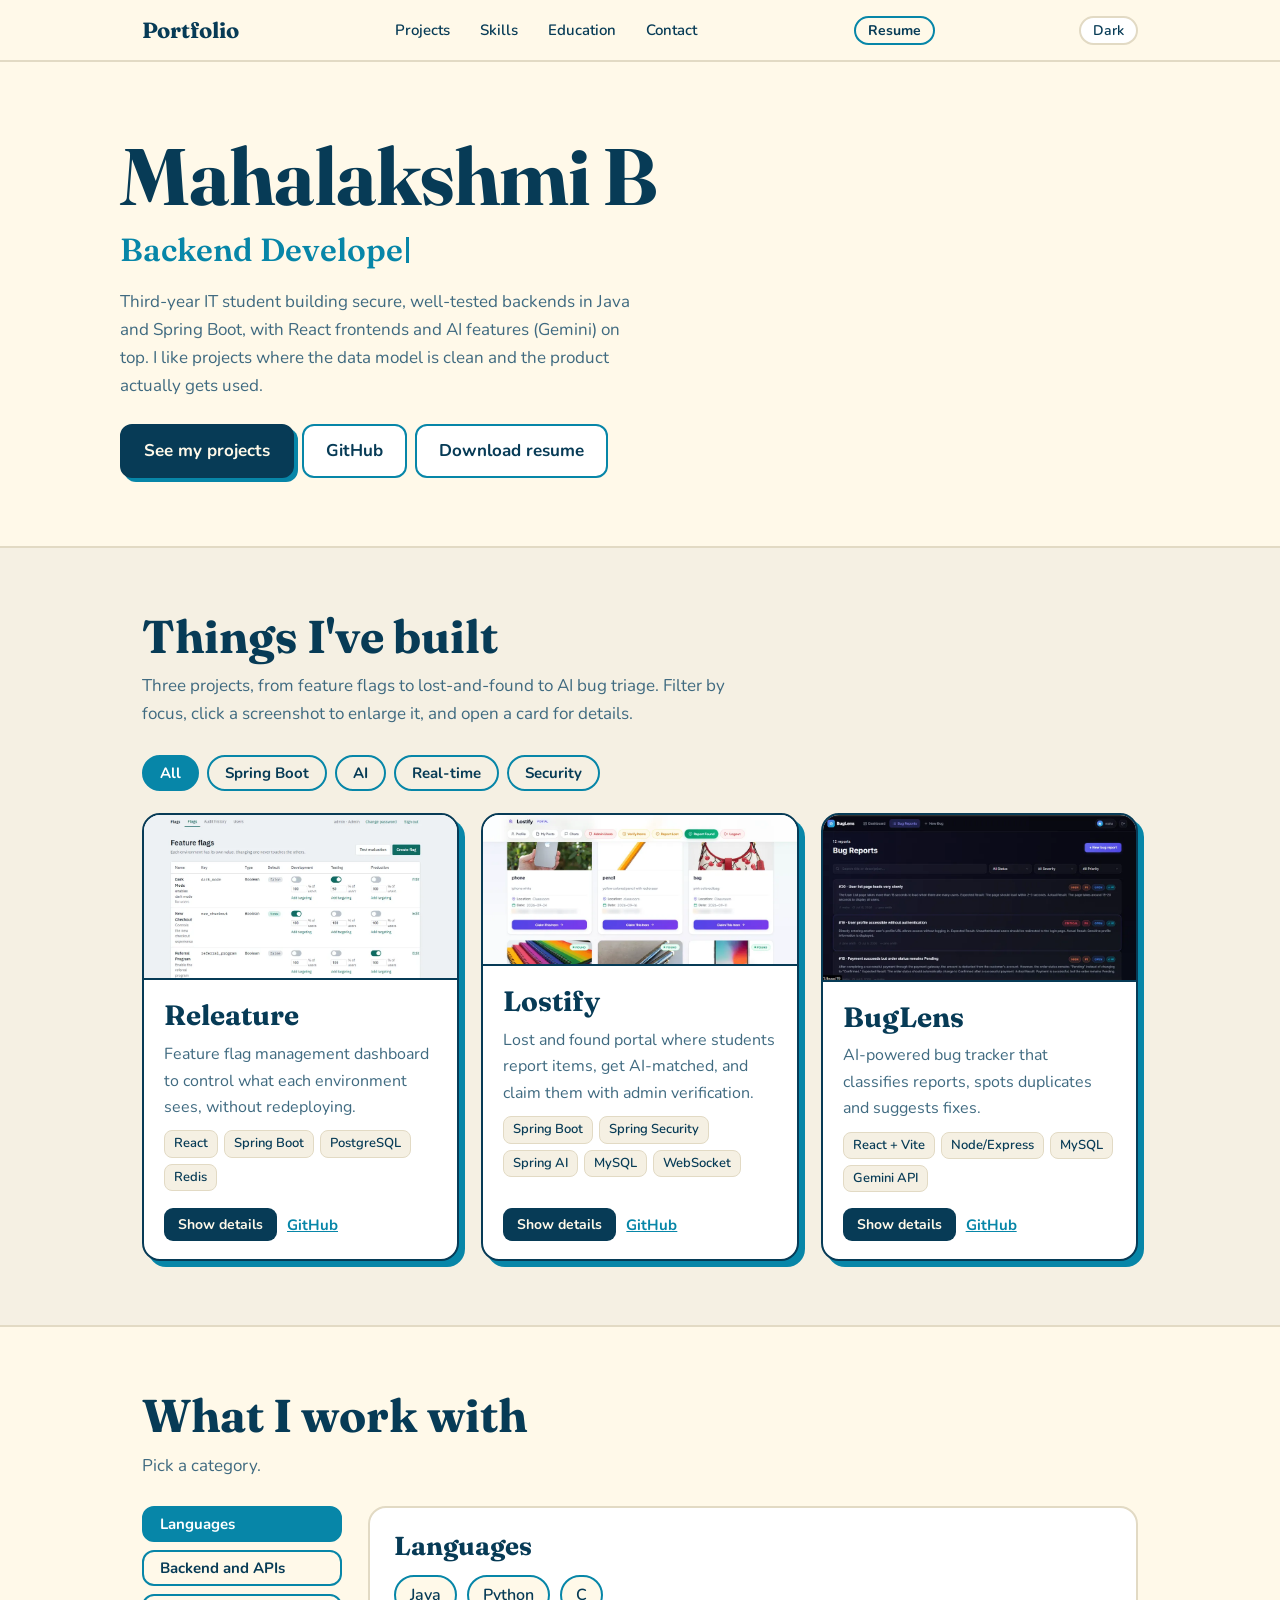
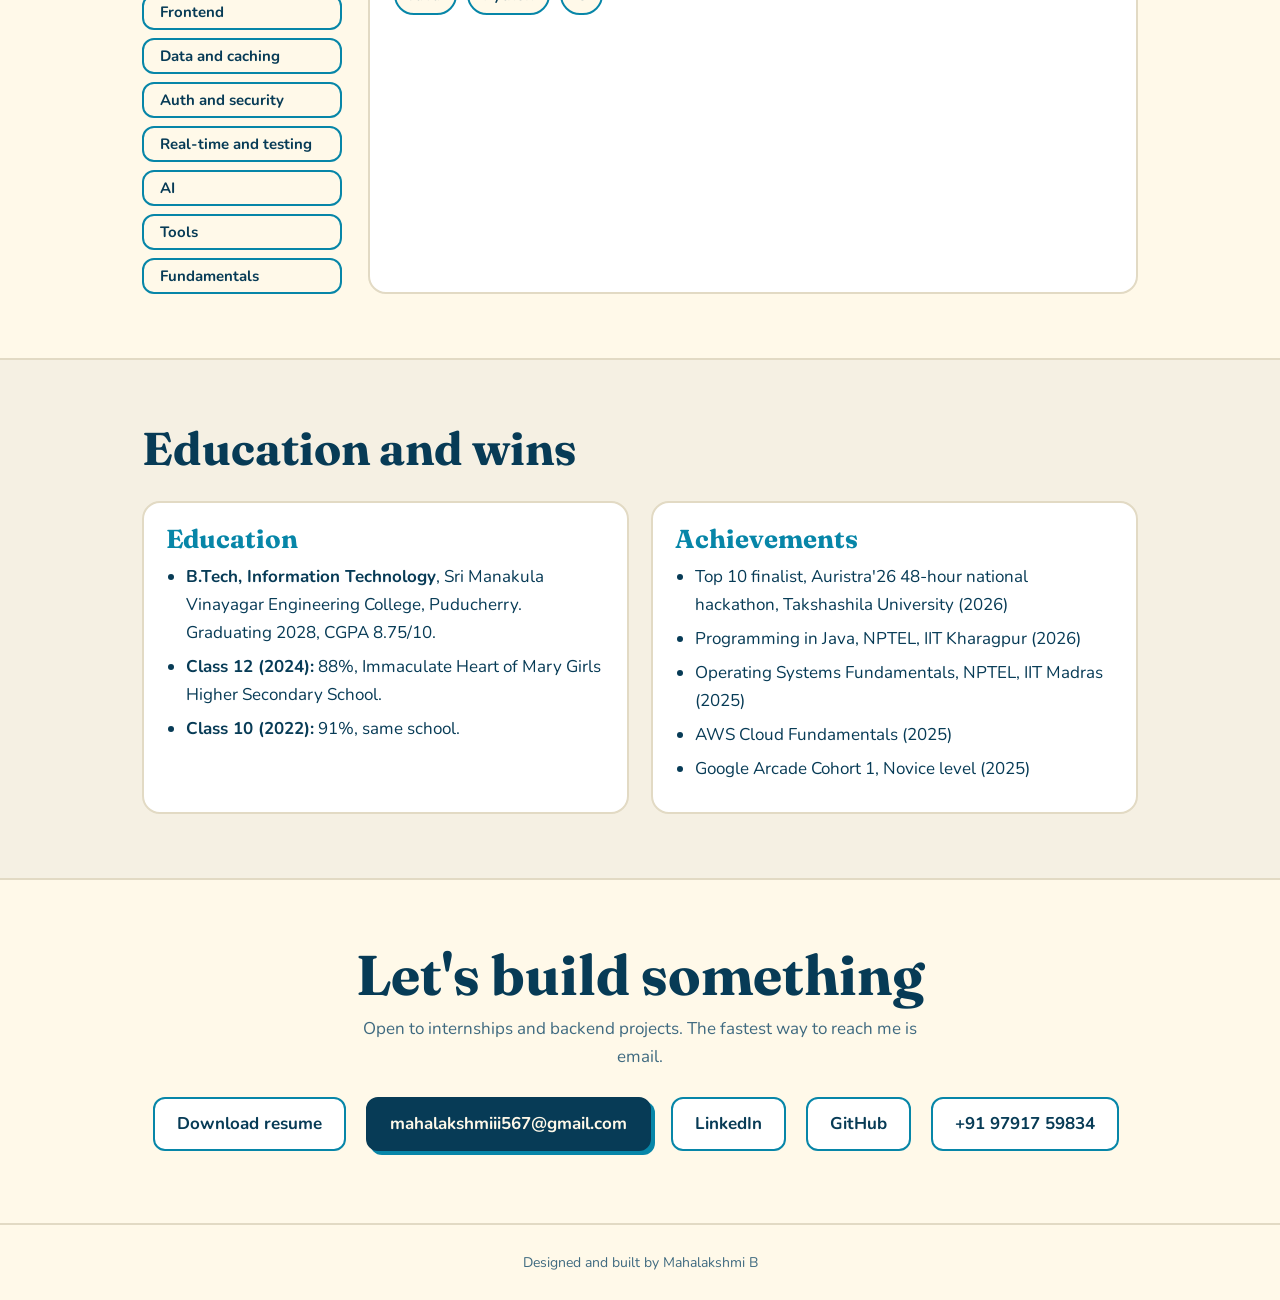
<file: index.html>
<!DOCTYPE html>
<html lang="en">
<head>
<meta charset="utf-8">
<meta name="viewport" content="width=device-width, initial-scale=1, viewport-fit=cover">
<title>Mahalakshmi B | Backend Developer</title>
<link rel="preconnect" href="https://fonts.googleapis.com">
<link href="https://fonts.googleapis.com/css2?family=Fraunces:opsz,wght@9..144,600;9..144,700&family=Nunito:wght@400;600;700&display=swap" rel="stylesheet">
<style>
:root{--teal:#0786A8;--bg:#FFF9E9;--sand:#F5F0E3;--card:#FFFFFF;--navy:#073B56;--ink:#073B56;--muted:#3f6a80;--line:#e2dac4;
box-sizing:border-box;padding-top:env(safe-area-inset-top,0px);padding-bottom:env(safe-area-inset-bottom,0px)}
@media (prefers-color-scheme:dark){:root:not([data-theme="light"]){--bg:#062c40;--sand:#073B56;--card:#0a4666;--ink:#FFF9E9;--muted:#b9d6e2;--line:#1d5f7d;--teal:#5cc6e4}}
:root[data-theme="dark"]{--bg:#062c40;--sand:#073B56;--card:#0a4666;--ink:#FFF9E9;--muted:#b9d6e2;--line:#1d5f7d;--teal:#5cc6e4}
html{scroll-behavior:smooth;scroll-padding-top:70px}
*{box-sizing:border-box}
body{margin:0;background:var(--bg);color:var(--ink);font:400 17px/1.65 Nunito,system-ui,sans-serif}
h1,h2,h3{font-family:Fraunces,Georgia,serif;font-weight:700;line-height:1.1;margin:0}
a{color:inherit}
:focus-visible{outline:3px solid var(--teal);outline-offset:3px}
.wrap{max-width:1040px;margin:0 auto;padding:0 22px}
nav{position:sticky;top:env(safe-area-inset-top,0px);z-index:5;background:var(--bg);border-bottom:2px solid var(--line)}
nav .wrap{display:flex;align-items:center;justify-content:space-between;height:60px;gap:12px}
nav b{font:700 22px Fraunces,Georgia,serif}
nav div{display:flex;gap:6px;flex-wrap:wrap}
nav a{text-decoration:none;padding:4px 12px;border-radius:99px;font-weight:600;font-size:15px}
nav a:hover{background:var(--sand)}
#theme{border:2px solid var(--line);background:var(--card);color:var(--ink);border-radius:99px;padding:3px 12px;font:600 14px Nunito,sans-serif;cursor:pointer}
.hero{padding:70px 0 60px}
.hero h1{font-size:clamp(42px,7.5vw,80px);letter-spacing:-1px}
.role{font:600 clamp(22px,3.2vw,32px) Fraunces,Georgia,serif;color:var(--teal);min-height:1.3em;margin:10px 0 16px}
.role i{display:inline-block;width:3px;height:.8em;background:var(--teal);margin-left:3px;vertical-align:-2px;animation:b 1s steps(2) infinite}
@keyframes b{50%{opacity:0}}
.hero p{max-width:52ch;color:var(--muted);margin:0 0 24px}
.btn{display:inline-block;text-decoration:none;font-weight:700;padding:11px 22px;border-radius:12px;border:2px solid var(--navy);margin:0 8px 8px 0}
.btn.p{background:var(--navy);color:#FFF9E9;box-shadow:4px 4px 0 var(--teal)}
.dl[hidden]{display:none}
button.btn{font:700 17px Nunito,sans-serif;cursor:pointer;line-height:1.65}
.btn.s{background:var(--card);color:var(--ink);border-color:var(--teal)}
.facts{background:var(--card);border:2px solid var(--line);border-radius:20px;padding:22px;display:grid;gap:14px;transform:rotate(1.5deg)}
.facts div{display:flex;justify-content:space-between;gap:12px;border-bottom:2px dashed var(--line);padding-bottom:10px}
.facts div:last-child{border:0;padding:0}
.facts span{color:var(--muted)}.facts strong{text-align:right}
section{padding:64px 0}
section.alt{background:var(--sand);border-block:2px solid var(--line)}
h2{font-size:clamp(32px,5vw,46px);margin-bottom:10px}
.sub{color:var(--muted);margin:0 0 26px;max-width:60ch}
.tabs{display:flex;gap:8px;flex-wrap:wrap;margin-bottom:22px}
.tab{font:700 15px Nunito,sans-serif;border:2px solid var(--teal);background:transparent;color:var(--ink);padding:6px 16px;border-radius:99px;cursor:pointer}
.tab[aria-pressed=true]{background:var(--teal);color:#fff}
.grid{display:grid;grid-template-columns:repeat(auto-fit,minmax(290px,1fr));gap:22px}
.proj{background:var(--card);border:2px solid var(--navy);border-radius:18px;overflow:hidden;display:flex;flex-direction:column;box-shadow:6px 6px 0 var(--teal)}
.proj.hide{display:none}
.art{height:130px;background:var(--navy);display:flex;align-items:center;justify-content:center;gap:12px;padding:16px}
.art.shot{height:auto;padding:0;display:block;border-bottom:2px solid var(--navy)}
.art.shot img{display:block;width:100%;height:auto;cursor:zoom-in}
#lb{position:fixed;inset:0;background:rgba(7,59,86,.92);display:none;align-items:center;justify-content:center;padding:20px;z-index:20;cursor:zoom-out}
#lb.on{display:flex}
#lb img{max-width:100%;max-height:100%;border-radius:10px;border:3px solid #FFF9E9}
.mini{background:#FFF9E9;border-radius:10px;padding:10px 12px;font-size:12px;color:#073B56;font-weight:700;min-width:84px}
.tg{display:block;width:34px;height:18px;border-radius:9px;background:#c5cdd2;position:relative;margin-top:6px}
.tg:after{content:"";position:absolute;top:2px;left:2px;width:14px;height:14px;border-radius:50%;background:#fff}
.tg.on{background:#0786A8}.tg.on:after{left:18px}
.bar{display:block;height:7px;border-radius:4px;background:#0786A8;margin-top:6px}
.tagx{display:inline-block;font-size:11px;background:#0786A8;color:#fff;border-radius:6px;padding:1px 7px;margin-top:5px}
.body{padding:20px 20px 18px;display:flex;flex-direction:column;gap:10px;flex:1}
.proj h3{font-size:28px}
.proj p{margin:0;color:var(--muted);font-size:16px}
.chips{display:flex;flex-wrap:wrap;gap:6px}
.chip{font-size:13px;font-weight:600;background:var(--sand);border:1px solid var(--line);border-radius:8px;padding:2px 9px}
.more{display:none;margin:0;padding-left:20px;font-size:15px}
.more li{margin-bottom:6px}
.proj.open .more{display:block}
.row{margin-top:auto;display:flex;gap:10px;align-items:center;padding-top:6px}
.tog{font:700 14px Nunito,sans-serif;background:var(--navy);color:#FFF9E9;border:0;border-radius:9px;padding:7px 14px;cursor:pointer}
.row a{font-weight:700;color:var(--teal);font-size:15px}
.skills{display:grid;grid-template-columns:200px 1fr;gap:26px}
.cats{display:flex;flex-direction:column;gap:8px}
.cats .tab{text-align:left;border-radius:12px}
.panel{background:var(--card);border:2px solid var(--line);border-radius:18px;padding:24px;min-height:210px}
.panel h3{font-size:26px;margin-bottom:14px}
.panel .chip{font-size:16px;padding:5px 14px;border-radius:99px;background:var(--bg);border:2px solid var(--teal)}
.panel .chips{gap:10px}
.edu{display:grid;grid-template-columns:repeat(auto-fit,minmax(300px,1fr));gap:22px}
.box{background:var(--card);border:2px solid var(--line);border-radius:18px;padding:22px}
.box h3{font-size:26px;margin-bottom:10px;color:var(--teal)}
.box ul{margin:0;padding-left:20px}
.box li{margin-bottom:6px}
.contact{text-align:center}
.contact h2{font-size:clamp(34px,6vw,56px)}
.links{display:flex;justify-content:center;gap:12px;flex-wrap:wrap;margin-top:18px}
footer{text-align:center;padding:26px;color:var(--muted);font-size:14px;border-top:2px solid var(--line)}
@media(max-width:760px){.hero{grid-template-columns:1fr;padding-top:40px}.facts{transform:none}.skills{grid-template-columns:1fr}.cats{flex-direction:row;flex-wrap:wrap}nav div a:not(.keep){display:none}}
@media(prefers-reduced-motion:reduce){html{scroll-behavior:auto}.role i{animation:none}}
</style>
</head>
<body>
<nav><div class="wrap"><b>Portfolio</b><div><a href="#projects" class="keep">Projects</a><a href="#skills" class="keep">Skills</a><a href="#education">Education</a><a href="#contact" class="keep">Contact</a></div><a class="tab dl" href="Mahalakshmi_B_Resume.pdf" download style="padding:3px 12px;font-size:14px;text-decoration:none;display:inline-block">Resume</a><button id="theme" type="button" aria-label="Toggle light or dark theme">Dark</button></div></nav>

<header class="wrap hero">
<div>
<h1>Mahalakshmi B</h1>
<div class="role" aria-live="polite"><span id="typed"></span><i></i></div>
<p>Third-year IT student building secure, well-tested backends in Java and Spring Boot, with React frontends and AI features (Gemini) on top. I like projects where the data model is clean and the product actually gets used.</p>
<a class="btn p" href="#projects">See my projects</a><a class="btn s" href="https://github.com/Mahalakshmi567" target="_blank" rel="noopener">GitHub</a><a class="btn s dl" href="Mahalakshmi_B_Resume.pdf" download>Download resume</a>
</div>
</header>

<section id="projects" class="alt"><div class="wrap">
<h2>Things I've built</h2>
<p class="sub">Three projects, from feature flags to lost-and-found to AI bug triage. Filter by focus, click a screenshot to enlarge it, and open a card for details.</p>
<div class="tabs" id="ptabs">
<button class="tab" data-f="all" aria-pressed="true">All</button>
<button class="tab" data-f="spring" aria-pressed="false">Spring Boot</button>
<button class="tab" data-f="ai" aria-pressed="false">AI</button>
<button class="tab" data-f="realtime" aria-pressed="false">Real-time</button>
<button class="tab" data-f="security" aria-pressed="false">Security</button>
</div>
<div class="grid" id="pgrid">

<article class="proj" data-t="spring security">
<div class="art shot"><img src="[data-uri]" alt="Releature dashboard showing flags across Development, Testing and Production" loading="lazy" tabindex="0"></div>
<div class="body">
<h3>Releature</h3>
<p>Feature flag management dashboard to control what each environment sees, without redeploying.</p>
<div class="chips"><span class="chip">React</span><span class="chip">Spring Boot</span><span class="chip">PostgreSQL</span><span class="chip">Redis</span></div>
<ul class="more">
<li>Environment-specific flags, so changing one environment never touches the others.</li>
<li>Percentage rollouts and user targeting for gradual releases.</li>
<li>Audit history with rollback to restore earlier states.</li>
<li>Redis caching for fast flag lookups, RBAC for access control.</li>
</ul>
<div class="row"><button class="tog" aria-expanded="false">Show details</button><a href="https://github.com/Mahalakshmi567/Releature" target="_blank" rel="noopener">GitHub</a></div>
</div></article>

<article class="proj" data-t="spring ai realtime security">
<div class="art shot"><img src="[data-uri]" alt="Lostify portal showing found items with claim buttons" loading="lazy" tabindex="0"></div>
<div class="body">
<h3>Lostify</h3>
<p>Lost and found portal where students report items, get AI-matched, and claim them with admin verification.</p>
<div class="chips"><span class="chip">Spring Boot</span><span class="chip">Spring Security</span><span class="chip">Spring AI</span><span class="chip">MySQL</span><span class="chip">WebSocket</span></div>
<ul class="more">
<li>JWT authentication with roles: USER, ADMIN and MODERATOR.</li>
<li>Spring AI with Gemini writes image descriptions and powers smart item matching with location-based search.</li>
<li>Multi-stage admin verification workflow.</li>
<li>Real-time STOMP chat between claimants and owners, plus email alerts for matches and claim updates.</li>
</ul>
<div class="row"><button class="tog" aria-expanded="false">Show details</button><a href="https://github.com/Mahalakshmi567/lost-found-portal" target="_blank" rel="noopener">GitHub</a></div>
</div></article>

<article class="proj" data-t="ai">
<div class="art shot"><img src="[data-uri]" alt="BugLens bug report list with severity, priority and AI tags" loading="lazy" tabindex="0"></div>
<div class="body">
<h3>BugLens</h3>
<p>AI-powered bug tracker that classifies reports, spots duplicates and suggests fixes.</p>
<div class="chips"><span class="chip">React + Vite</span><span class="chip">Node/Express</span><span class="chip">MySQL</span><span class="chip">Gemini API</span></div>
<ul class="more">
<li>AI classification of severity and priority, with automatic duplicate detection.</li>
<li>Code Fix Suggestion agent and a workload-based developer assignment engine.</li>
<li>Dual-mode create/edit bug form and an AI chatbot widget for dashboard help.</li>
<li>Clean architecture: central AI model config, AI routes kept apart from CRUD routes.</li>
</ul>
<div class="row"><button class="tog" aria-expanded="false">Show details</button><a href="https://github.com/Mahalakshmi567/BugreportAnalyzer" target="_blank" rel="noopener">GitHub</a></div>
</div></article>

</div></div></section>

<section id="skills"><div class="wrap">
<h2>What I work with</h2>
<p class="sub">Pick a category.</p>
<div class="skills">
<div class="cats" id="cats" role="group" aria-label="Skill categories"></div>
<div class="panel"><h3 id="ph"></h3><div class="chips" id="pc"></div></div>
</div></div></section>

<section id="education" class="alt"><div class="wrap">
<h2>Education and wins</h2><p class="sub"></p>
<div class="edu">
<div class="box"><h3>Education</h3><ul>
<li><strong>B.Tech, Information Technology</strong>, Sri Manakula Vinayagar Engineering College, Puducherry. Graduating 2028, CGPA 8.75/10.</li>
<li><strong>Class 12 (2024):</strong> 88%, Immaculate Heart of Mary Girls Higher Secondary School.</li>
<li><strong>Class 10 (2022):</strong> 91%, same school.</li></ul></div>
<div class="box"><h3>Achievements</h3><ul>
<li>Top 10 finalist, Auristra'26 48-hour national hackathon, Takshashila University (2026)</li>
<li>Programming in Java, NPTEL, IIT Kharagpur (2026)</li>
<li>Operating Systems Fundamentals, NPTEL, IIT Madras (2025)</li>
<li>AWS Cloud Fundamentals (2025)</li>
<li>Google Arcade Cohort 1, Novice level (2025)</li></ul></div>
</div></div></section>

<section id="contact" class="contact"><div class="wrap">
<h2>Let's build something</h2>
<p class="sub" style="margin-inline:auto">Open to internships and backend projects. The fastest way to reach me is email.</p>
<div class="links">
<a class="btn s dl" href="Mahalakshmi_B_Resume.pdf" download>Download resume</a>
<a class="btn p" href="mailto:mahalakshmiii567@gmail.com">mahalakshmiii567@gmail.com</a>
<a class="btn s" href="https://www.linkedin.com/in/maha-lakshmi-169257329" target="_blank" rel="noopener">LinkedIn</a>
<a class="btn s" href="https://github.com/Mahalakshmi567" target="_blank" rel="noopener">GitHub</a>
<a class="btn s" href="tel:+919791759834">+91 97917 59834</a>
</div></div></section>
<div id="lb" role="dialog" aria-label="Screenshot preview"><img alt=""></div>
<footer>Designed and built by Mahalakshmi B</footer>

<script>
(function(){
var roles=["Backend Developer","Spring Boot Engineer","Full-stack Builder","AI Integration Enthusiast"],ri=0,ci=0,del=false,el=document.getElementById('typed');
if(matchMedia('(prefers-reduced-motion:reduce)').matches){el.textContent=roles[0]}else{
(function tick(){var w=roles[ri];ci+=del?-1:1;el.textContent=w.slice(0,ci);var d=del?40:85;
if(!del&&ci===w.length){del=true;d=1600}else if(del&&ci===0){del=false;ri=(ri+1)%roles.length;d=300}setTimeout(tick,d)})()}

var tabs=document.querySelectorAll('#ptabs .tab'),projs=document.querySelectorAll('.proj');
tabs.forEach(function(t){t.onclick=function(){tabs.forEach(function(x){x.setAttribute('aria-pressed',x===t)});
var f=t.dataset.f;projs.forEach(function(p){p.classList.toggle('hide',f!=='all'&&p.dataset.t.split(' ').indexOf(f)<0)})}});
document.querySelectorAll('.tog').forEach(function(b){b.onclick=function(){var p=b.closest('.proj'),o=p.classList.toggle('open');b.setAttribute('aria-expanded',o);b.textContent=o?'Hide details':'Show details'}});

var S={"Languages":["Java","Python","C"],
"Backend and APIs":["Spring Boot","Spring MVC","Spring Data JPA / Hibernate","Spring Security","Spring AI","RESTful API design","Node.js / Express"],
"Frontend":["React.js","Vite"],
"Data and caching":["MySQL","PostgreSQL","Redis","Relational database design"],
"Auth and security":["JWT authentication","Role-based access control (RBAC)"],
"Real-time and testing":["WebSockets (STOMP)","JUnit","Unit testing"],
"AI":["Google Gemini API","Spring AI"],
"Tools":["Git","GitHub","Maven"],
"Fundamentals":["OOP","DSA","DBMS","Operating Systems"]};
var cats=document.getElementById('cats'),ph=document.getElementById('ph'),pc=document.getElementById('pc');
function show(k,btn){cats.querySelectorAll('.tab').forEach(function(x){x.setAttribute('aria-pressed',x===btn)});ph.textContent=k;pc.innerHTML='';S[k].forEach(function(s){var c=document.createElement('span');c.className='chip';c.textContent=s;pc.appendChild(c)})}
Object.keys(S).forEach(function(k,i){var b=document.createElement('button');b.className='tab';b.type='button';b.textContent=k;b.onclick=function(){show(k,b)};cats.appendChild(b);if(i===0)show(k,b)});


var lb=document.getElementById('lb'),li=lb.querySelector('img');
document.querySelectorAll('.art.shot img').forEach(function(i){function o(){li.src=i.src;li.alt=i.alt;lb.classList.add('on')}i.onclick=o;i.onkeydown=function(e){if(e.key==='Enter')o()}});
lb.onclick=function(){lb.classList.remove('on')};
document.addEventListener('keydown',function(e){if(e.key==='Escape')lb.classList.remove('on')});

var tb=document.getElementById('theme'),root=document.documentElement;
function dark(){return root.dataset.theme?root.dataset.theme==='dark':matchMedia('(prefers-color-scheme:dark)').matches}
function lab(){tb.textContent=dark()?'Light':'Dark'}lab();
tb.onclick=function(){root.dataset.theme=dark()?'light':'dark';lab()};
})();
</script>
</body>
</html>
</file>
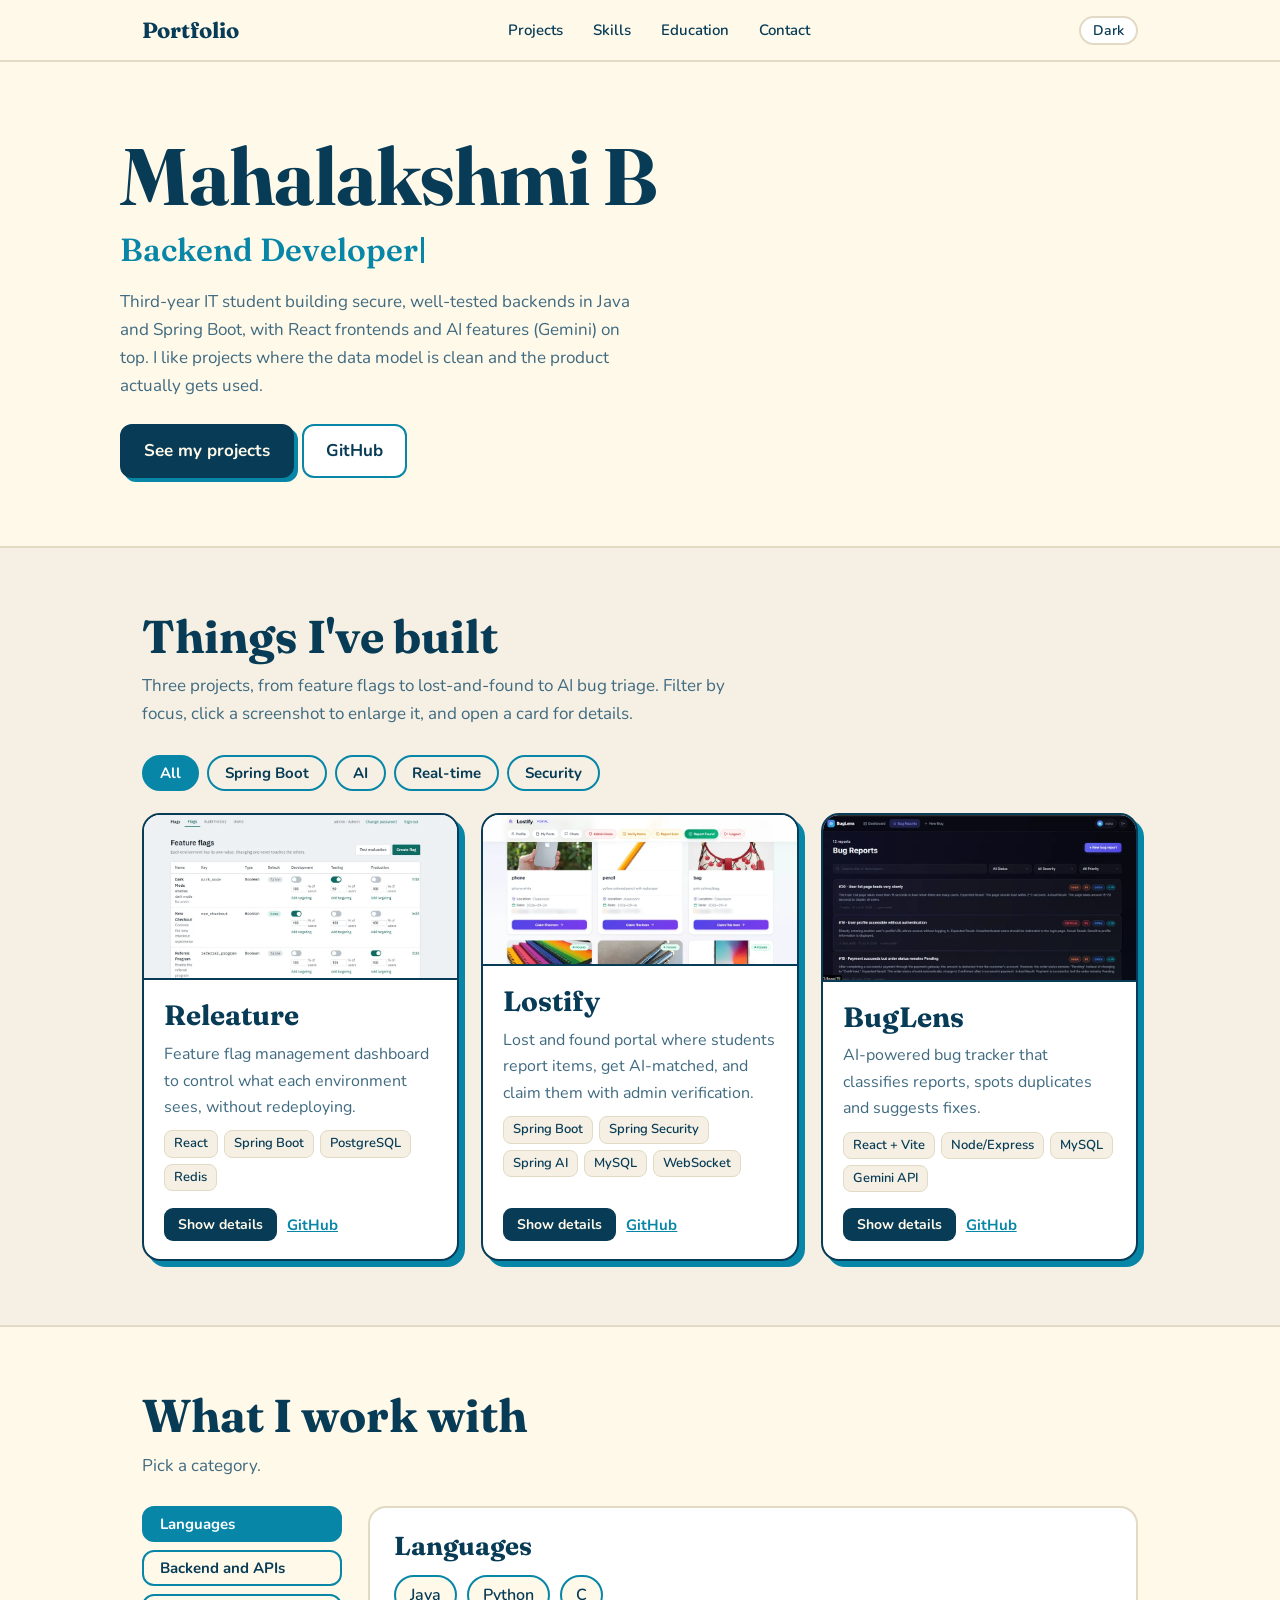
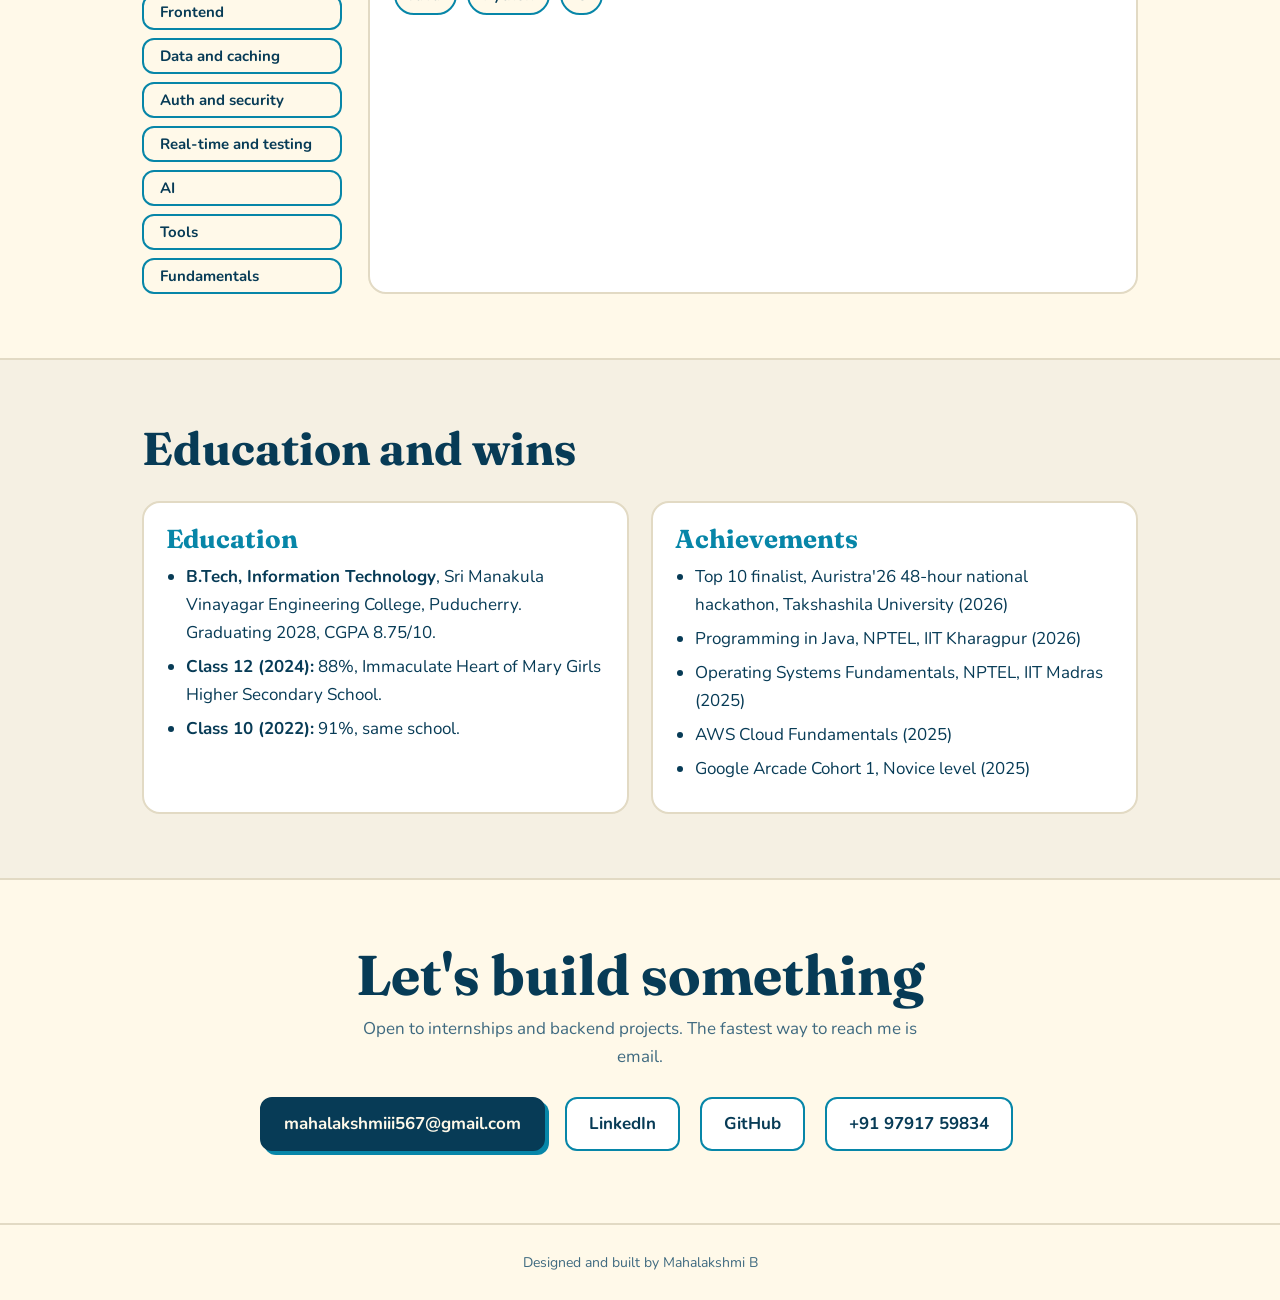
<file: index.html.html>
<!DOCTYPE html>
<html lang="en">
<head>
<meta charset="utf-8">
<meta name="viewport" content="width=device-width, initial-scale=1, viewport-fit=cover">
<title>Mahalakshmi B | Backend Developer</title>
<link rel="preconnect" href="https://fonts.googleapis.com">
<link href="https://fonts.googleapis.com/css2?family=Fraunces:opsz,wght@9..144,600;9..144,700&family=Nunito:wght@400;600;700&display=swap" rel="stylesheet">
<style>
:root{--teal:#0786A8;--bg:#FFF9E9;--sand:#F5F0E3;--card:#FFFFFF;--navy:#073B56;--ink:#073B56;--muted:#3f6a80;--line:#e2dac4;
box-sizing:border-box;padding-top:env(safe-area-inset-top,0px);padding-bottom:env(safe-area-inset-bottom,0px)}
@media (prefers-color-scheme:dark){:root:not([data-theme="light"]){--bg:#062c40;--sand:#073B56;--card:#0a4666;--ink:#FFF9E9;--muted:#b9d6e2;--line:#1d5f7d;--teal:#5cc6e4}}
:root[data-theme="dark"]{--bg:#062c40;--sand:#073B56;--card:#0a4666;--ink:#FFF9E9;--muted:#b9d6e2;--line:#1d5f7d;--teal:#5cc6e4}
html{scroll-behavior:smooth;scroll-padding-top:70px}
*{box-sizing:border-box}
body{margin:0;background:var(--bg);color:var(--ink);font:400 17px/1.65 Nunito,system-ui,sans-serif}
h1,h2,h3{font-family:Fraunces,Georgia,serif;font-weight:700;line-height:1.1;margin:0}
a{color:inherit}
:focus-visible{outline:3px solid var(--teal);outline-offset:3px}
.wrap{max-width:1040px;margin:0 auto;padding:0 22px}
nav{position:sticky;top:env(safe-area-inset-top,0px);z-index:5;background:var(--bg);border-bottom:2px solid var(--line)}
nav .wrap{display:flex;align-items:center;justify-content:space-between;height:60px;gap:12px}
nav b{font:700 22px Fraunces,Georgia,serif}
nav div{display:flex;gap:6px;flex-wrap:wrap}
nav a{text-decoration:none;padding:4px 12px;border-radius:99px;font-weight:600;font-size:15px}
nav a:hover{background:var(--sand)}
#theme{border:2px solid var(--line);background:var(--card);color:var(--ink);border-radius:99px;padding:3px 12px;font:600 14px Nunito,sans-serif;cursor:pointer}
.hero{padding:70px 0 60px}
.hero h1{font-size:clamp(42px,7.5vw,80px);letter-spacing:-1px}
.role{font:600 clamp(22px,3.2vw,32px) Fraunces,Georgia,serif;color:var(--teal);min-height:1.3em;margin:10px 0 16px}
.role i{display:inline-block;width:3px;height:.8em;background:var(--teal);margin-left:3px;vertical-align:-2px;animation:b 1s steps(2) infinite}
@keyframes b{50%{opacity:0}}
.hero p{max-width:52ch;color:var(--muted);margin:0 0 24px}
.btn{display:inline-block;text-decoration:none;font-weight:700;padding:11px 22px;border-radius:12px;border:2px solid var(--navy);margin:0 8px 8px 0}
.btn.p{background:var(--navy);color:#FFF9E9;box-shadow:4px 4px 0 var(--teal)}
.dl[hidden]{display:none}
button.btn{font:700 17px Nunito,sans-serif;cursor:pointer;line-height:1.65}
.btn.s{background:var(--card);color:var(--ink);border-color:var(--teal)}
.facts{background:var(--card);border:2px solid var(--line);border-radius:20px;padding:22px;display:grid;gap:14px;transform:rotate(1.5deg)}
.facts div{display:flex;justify-content:space-between;gap:12px;border-bottom:2px dashed var(--line);padding-bottom:10px}
.facts div:last-child{border:0;padding:0}
.facts span{color:var(--muted)}.facts strong{text-align:right}
section{padding:64px 0}
section.alt{background:var(--sand);border-block:2px solid var(--line)}
h2{font-size:clamp(32px,5vw,46px);margin-bottom:10px}
.sub{color:var(--muted);margin:0 0 26px;max-width:60ch}
.tabs{display:flex;gap:8px;flex-wrap:wrap;margin-bottom:22px}
.tab{font:700 15px Nunito,sans-serif;border:2px solid var(--teal);background:transparent;color:var(--ink);padding:6px 16px;border-radius:99px;cursor:pointer}
.tab[aria-pressed=true]{background:var(--teal);color:#fff}
.grid{display:grid;grid-template-columns:repeat(auto-fit,minmax(290px,1fr));gap:22px}
.proj{background:var(--card);border:2px solid var(--navy);border-radius:18px;overflow:hidden;display:flex;flex-direction:column;box-shadow:6px 6px 0 var(--teal)}
.proj.hide{display:none}
.art{height:130px;background:var(--navy);display:flex;align-items:center;justify-content:center;gap:12px;padding:16px}
.art.shot{height:auto;padding:0;display:block;border-bottom:2px solid var(--navy)}
.art.shot img{display:block;width:100%;height:auto;cursor:zoom-in}
#lb{position:fixed;inset:0;background:rgba(7,59,86,.92);display:none;align-items:center;justify-content:center;padding:20px;z-index:20;cursor:zoom-out}
#lb.on{display:flex}
#lb img{max-width:100%;max-height:100%;border-radius:10px;border:3px solid #FFF9E9}
.mini{background:#FFF9E9;border-radius:10px;padding:10px 12px;font-size:12px;color:#073B56;font-weight:700;min-width:84px}
.tg{display:block;width:34px;height:18px;border-radius:9px;background:#c5cdd2;position:relative;margin-top:6px}
.tg:after{content:"";position:absolute;top:2px;left:2px;width:14px;height:14px;border-radius:50%;background:#fff}
.tg.on{background:#0786A8}.tg.on:after{left:18px}
.bar{display:block;height:7px;border-radius:4px;background:#0786A8;margin-top:6px}
.tagx{display:inline-block;font-size:11px;background:#0786A8;color:#fff;border-radius:6px;padding:1px 7px;margin-top:5px}
.body{padding:20px 20px 18px;display:flex;flex-direction:column;gap:10px;flex:1}
.proj h3{font-size:28px}
.proj p{margin:0;color:var(--muted);font-size:16px}
.chips{display:flex;flex-wrap:wrap;gap:6px}
.chip{font-size:13px;font-weight:600;background:var(--sand);border:1px solid var(--line);border-radius:8px;padding:2px 9px}
.more{display:none;margin:0;padding-left:20px;font-size:15px}
.more li{margin-bottom:6px}
.proj.open .more{display:block}
.row{margin-top:auto;display:flex;gap:10px;align-items:center;padding-top:6px}
.tog{font:700 14px Nunito,sans-serif;background:var(--navy);color:#FFF9E9;border:0;border-radius:9px;padding:7px 14px;cursor:pointer}
.row a{font-weight:700;color:var(--teal);font-size:15px}
.skills{display:grid;grid-template-columns:200px 1fr;gap:26px}
.cats{display:flex;flex-direction:column;gap:8px}
.cats .tab{text-align:left;border-radius:12px}
.panel{background:var(--card);border:2px solid var(--line);border-radius:18px;padding:24px;min-height:210px}
.panel h3{font-size:26px;margin-bottom:14px}
.panel .chip{font-size:16px;padding:5px 14px;border-radius:99px;background:var(--bg);border:2px solid var(--teal)}
.panel .chips{gap:10px}
.edu{display:grid;grid-template-columns:repeat(auto-fit,minmax(300px,1fr));gap:22px}
.box{background:var(--card);border:2px solid var(--line);border-radius:18px;padding:22px}
.box h3{font-size:26px;margin-bottom:10px;color:var(--teal)}
.box ul{margin:0;padding-left:20px}
.box li{margin-bottom:6px}
.contact{text-align:center}
.contact h2{font-size:clamp(34px,6vw,56px)}
.links{display:flex;justify-content:center;gap:12px;flex-wrap:wrap;margin-top:18px}
footer{text-align:center;padding:26px;color:var(--muted);font-size:14px;border-top:2px solid var(--line)}
@media(max-width:760px){.hero{grid-template-columns:1fr;padding-top:40px}.facts{transform:none}.skills{grid-template-columns:1fr}.cats{flex-direction:row;flex-wrap:wrap}nav div a:not(.keep){display:none}}
@media(prefers-reduced-motion:reduce){html{scroll-behavior:auto}.role i{animation:none}}
</style>
</head>
<body>
<nav><div class="wrap"><b>Portfolio</b><div><a href="#projects" class="keep">Projects</a><a href="#skills" class="keep">Skills</a><a href="#education">Education</a><a href="#contact" class="keep">Contact</a></div><button type="button" class="tab dl" hidden style="padding:3px 12px;font-size:14px">Resume</button><button id="theme" type="button" aria-label="Toggle light or dark theme">Dark</button></div></nav>

<header class="wrap hero">
<div>
<h1>Mahalakshmi B</h1>
<div class="role" aria-live="polite"><span id="typed"></span><i></i></div>
<p>Third-year IT student building secure, well-tested backends in Java and Spring Boot, with React frontends and AI features (Gemini) on top. I like projects where the data model is clean and the product actually gets used.</p>
<a class="btn p" href="#projects">See my projects</a><a class="btn s" href="https://github.com/Mahalakshmi567" target="_blank" rel="noopener">GitHub</a><button type="button" class="btn s dl" hidden>Download resume</button>
</div>
</header>

<section id="projects" class="alt"><div class="wrap">
<h2>Things I've built</h2>
<p class="sub">Three projects, from feature flags to lost-and-found to AI bug triage. Filter by focus, click a screenshot to enlarge it, and open a card for details.</p>
<div class="tabs" id="ptabs">
<button class="tab" data-f="all" aria-pressed="true">All</button>
<button class="tab" data-f="spring" aria-pressed="false">Spring Boot</button>
<button class="tab" data-f="ai" aria-pressed="false">AI</button>
<button class="tab" data-f="realtime" aria-pressed="false">Real-time</button>
<button class="tab" data-f="security" aria-pressed="false">Security</button>
</div>
<div class="grid" id="pgrid">

<article class="proj" data-t="spring security">
<div class="art shot"><img src="[data-uri]" alt="Releature dashboard showing flags across Development, Testing and Production" loading="lazy" tabindex="0"></div>
<div class="body">
<h3>Releature</h3>
<p>Feature flag management dashboard to control what each environment sees, without redeploying.</p>
<div class="chips"><span class="chip">React</span><span class="chip">Spring Boot</span><span class="chip">PostgreSQL</span><span class="chip">Redis</span></div>
<ul class="more">
<li>Environment-specific flags, so changing one environment never touches the others.</li>
<li>Percentage rollouts and user targeting for gradual releases.</li>
<li>Audit history with rollback to restore earlier states.</li>
<li>Redis caching for fast flag lookups, RBAC for access control.</li>
</ul>
<div class="row"><button class="tog" aria-expanded="false">Show details</button><a href="https://github.com/Mahalakshmi567/Releature" target="_blank" rel="noopener">GitHub</a></div>
</div></article>

<article class="proj" data-t="spring ai realtime security">
<div class="art shot"><img src="[data-uri]" alt="Lostify portal showing found items with claim buttons" loading="lazy" tabindex="0"></div>
<div class="body">
<h3>Lostify</h3>
<p>Lost and found portal where students report items, get AI-matched, and claim them with admin verification.</p>
<div class="chips"><span class="chip">Spring Boot</span><span class="chip">Spring Security</span><span class="chip">Spring AI</span><span class="chip">MySQL</span><span class="chip">WebSocket</span></div>
<ul class="more">
<li>JWT authentication with roles: USER, ADMIN and MODERATOR.</li>
<li>Spring AI with Gemini writes image descriptions and powers smart item matching with location-based search.</li>
<li>Multi-stage admin verification workflow.</li>
<li>Real-time STOMP chat between claimants and owners, plus email alerts for matches and claim updates.</li>
</ul>
<div class="row"><button class="tog" aria-expanded="false">Show details</button><a href="https://github.com/Mahalakshmi567/lost-found-portal" target="_blank" rel="noopener">GitHub</a></div>
</div></article>

<article class="proj" data-t="ai">
<div class="art shot"><img src="[data-uri]" alt="BugLens bug report list with severity, priority and AI tags" loading="lazy" tabindex="0"></div>
<div class="body">
<h3>BugLens</h3>
<p>AI-powered bug tracker that classifies reports, spots duplicates and suggests fixes.</p>
<div class="chips"><span class="chip">React + Vite</span><span class="chip">Node/Express</span><span class="chip">MySQL</span><span class="chip">Gemini API</span></div>
<ul class="more">
<li>AI classification of severity and priority, with automatic duplicate detection.</li>
<li>Code Fix Suggestion agent and a workload-based developer assignment engine.</li>
<li>Dual-mode create/edit bug form and an AI chatbot widget for dashboard help.</li>
<li>Clean architecture: central AI model config, AI routes kept apart from CRUD routes.</li>
</ul>
<div class="row"><button class="tog" aria-expanded="false">Show details</button><a href="https://github.com/Mahalakshmi567/BugreportAnalyzer" target="_blank" rel="noopener">GitHub</a></div>
</div></article>

</div></div></section>

<section id="skills"><div class="wrap">
<h2>What I work with</h2>
<p class="sub">Pick a category.</p>
<div class="skills">
<div class="cats" id="cats" role="group" aria-label="Skill categories"></div>
<div class="panel"><h3 id="ph"></h3><div class="chips" id="pc"></div></div>
</div></div></section>

<section id="education" class="alt"><div class="wrap">
<h2>Education and wins</h2><p class="sub"></p>
<div class="edu">
<div class="box"><h3>Education</h3><ul>
<li><strong>B.Tech, Information Technology</strong>, Sri Manakula Vinayagar Engineering College, Puducherry. Graduating 2028, CGPA 8.75/10.</li>
<li><strong>Class 12 (2024):</strong> 88%, Immaculate Heart of Mary Girls Higher Secondary School.</li>
<li><strong>Class 10 (2022):</strong> 91%, same school.</li></ul></div>
<div class="box"><h3>Achievements</h3><ul>
<li>Top 10 finalist, Auristra'26 48-hour national hackathon, Takshashila University (2026)</li>
<li>Programming in Java, NPTEL, IIT Kharagpur (2026)</li>
<li>Operating Systems Fundamentals, NPTEL, IIT Madras (2025)</li>
<li>AWS Cloud Fundamentals (2025)</li>
<li>Google Arcade Cohort 1, Novice level (2025)</li></ul></div>
</div></div></section>

<section id="contact" class="contact"><div class="wrap">
<h2>Let's build something</h2>
<p class="sub" style="margin-inline:auto">Open to internships and backend projects. The fastest way to reach me is email.</p>
<div class="links">
<button type="button" class="btn s dl" hidden>Download resume</button>
<a class="btn p" href="mailto:mahalakshmiii567@gmail.com">mahalakshmiii567@gmail.com</a>
<a class="btn s" href="https://www.linkedin.com/in/maha-lakshmi-169257329" target="_blank" rel="noopener">LinkedIn</a>
<a class="btn s" href="https://github.com/Mahalakshmi567" target="_blank" rel="noopener">GitHub</a>
<a class="btn s" href="tel:+919791759834">+91 97917 59834</a>
</div></div></section>
<div id="lb" role="dialog" aria-label="Screenshot preview"><img alt=""></div>
<footer>Designed and built by Mahalakshmi B</footer>

<script>
(function(){
var roles=["Backend Developer","Spring Boot Engineer","Full-stack Builder","AI Integration Enthusiast"],ri=0,ci=0,del=false,el=document.getElementById('typed');
if(matchMedia('(prefers-reduced-motion:reduce)').matches){el.textContent=roles[0]}else{
(function tick(){var w=roles[ri];ci+=del?-1:1;el.textContent=w.slice(0,ci);var d=del?40:85;
if(!del&&ci===w.length){del=true;d=1600}else if(del&&ci===0){del=false;ri=(ri+1)%roles.length;d=300}setTimeout(tick,d)})()}

var tabs=document.querySelectorAll('#ptabs .tab'),projs=document.querySelectorAll('.proj');
tabs.forEach(function(t){t.onclick=function(){tabs.forEach(function(x){x.setAttribute('aria-pressed',x===t)});
var f=t.dataset.f;projs.forEach(function(p){p.classList.toggle('hide',f!=='all'&&p.dataset.t.split(' ').indexOf(f)<0)})}});
document.querySelectorAll('.tog').forEach(function(b){b.onclick=function(){var p=b.closest('.proj'),o=p.classList.toggle('open');b.setAttribute('aria-expanded',o);b.textContent=o?'Hide details':'Show details'}});

var S={"Languages":["Java","Python","C"],
"Backend and APIs":["Spring Boot","Spring MVC","Spring Data JPA / Hibernate","Spring Security","Spring AI","RESTful API design","Node.js / Express"],
"Frontend":["React.js","Vite"],
"Data and caching":["MySQL","PostgreSQL","Redis","Relational database design"],
"Auth and security":["JWT authentication","Role-based access control (RBAC)"],
"Real-time and testing":["WebSockets (STOMP)","JUnit","Unit testing"],
"AI":["Google Gemini API","Spring AI"],
"Tools":["Git","GitHub","Maven"],
"Fundamentals":["OOP","DSA","DBMS","Operating Systems"]};
var cats=document.getElementById('cats'),ph=document.getElementById('ph'),pc=document.getElementById('pc');
function show(k,btn){cats.querySelectorAll('.tab').forEach(function(x){x.setAttribute('aria-pressed',x===btn)});ph.textContent=k;pc.innerHTML='';S[k].forEach(function(s){var c=document.createElement('span');c.className='chip';c.textContent=s;pc.appendChild(c)})}
Object.keys(S).forEach(function(k,i){var b=document.createElement('button');b.className='tab';b.type='button';b.textContent=k;b.onclick=function(){show(k,b)};cats.appendChild(b);if(i===0)show(k,b)});


var lb=document.getElementById('lb'),li=lb.querySelector('img');
document.querySelectorAll('.art.shot img').forEach(function(i){function o(){li.src=i.src;li.alt=i.alt;lb.classList.add('on')}i.onclick=o;i.onkeydown=function(e){if(e.key==='Enter')o()}});
lb.onclick=function(){lb.classList.remove('on')};
document.addEventListener('keydown',function(e){if(e.key==='Escape')lb.classList.remove('on')});

var RESUME_B64="[base64]/ZkPj6fxuXl3eb4+fNndd+P6tDv0q3V//Hh1eNy8n0y/j5tu3PUP/3lt9TQMj92+60/NbLJcNptumz/6dT18W++7Zvrvs29v/noeumZ+vi/8A+1h0x2HdZtn+oduspjNls0ibpeTrt/89azML3jmftv+Xo8v787yWmaXqudVS9VatVXtVUfVF1V/qvqy6quqr6u+qfpz1bdvXSp/qfyl8pfKXyp/qfyl8pfKXyp/qfyl8pfKXyp/qfyl8pfKP6d/fm76c2TTnyOb/hzZ9OfIpj9HNv05sunPkU1/jmz6c2TTnyOb/hzZ9OfIpj9HNv05sunPMVkI/QK/0C/wC/0Cv9Av8Av9Ar/QL/AL/QK/0C/wC/0Cv9Av8Av9Ar/QL/AL/QK/0C/wC/0Cv9Av8Cv9Cr/Sr/Ar/Qq/0q/wK/0Kv9Kv8Cv9Cr/Sr/Ar/Qq/0q/wK/0Kv9Kv8Cv9Cr/Sr/Ar/Qq/0q/wG/0Gv9Fv8Bv9Br/Rb/Ab/Qa/0W/wG/0Gv9Fv8Bv9Br/Rb/Ab/Qa/0W/wG/0Gv9Fv8Bv9Br/Rb/A7/Q6/0+/wO/0Ov9Pv8Dv9Dr/T7/A7/Q6/0+/wO/0Ov9Pv8Dv9Dr/T7/A7/Q6/0+/wO/0Ov9Pv8Af9AX/QH/AH/QF/0B/wB/0Bf9Af8Af9AX/QH/AH/QF/0B/wB/0Bf9Af8Af9AX/QH/AH/QF/0P+yIV42AXYFVuDrMmqfxjH31HlPnhcPVs6u715X6XAYcAqfPz/[base64]/+f3+0148/p1V1dVV1dXVdfrBAKEED1pJzwpKZ6amQ3vv/MB1nyGV3Xtwppm9QyNkxAYgZejdmmbd2HVjb8nhCvDa+3c5nkLf1NzwEyIgPDK/fMWLJ/72S2fNBGi20xIYUlDfU2dduPFNEJKOxDfkAasMMTxiH9qHD4nNSxsu+nxi57H8Jnib1/QVFsz0zfpJkLKXsL2Py2sualZuEnMIWRaOz57F9UsrP/nI49g32k7CdE+1NzU2kaAfERIzQja3txS37z+98Lz+DwLedpMeKGDe4mIhIgPiQGk4I7c+eNkLmdRiZxWKXD0I3QQTXcJuakbsfjwIoNHTx1LvMTb3Sl+IE+BgHIU7KsmcOjUfxDvMHEVpUYG4jcQKj8cMFGAhpXayf/tBwiHsyEg3wqiJCqiJhqiRQp6YiBGYiJmYiFWYiN24iBOEkdcJJ64ST/SnyQQD/LlI4nET5JIMkkhqSSNDCDXkXTkNoMMIpkkiwwm2SRAckiQDCG5ZCjJI8PIcDKCjCSjSD6RyGgyhowlBWQcKSTjSRGZQCaSSWQyuZ7cQIpJCZlCSslUUkamkelkBiknITKTVJBZpJLMJlV0AOI74jtkBUrJTpaz7ys+wjDkfRkh3d/Tp95veUb3f/6vZdfno4oI0wXJ5CL5rk/Dq+QD8gIJk/euEHoqDAAF3i3kDLlA3vwlrIjPA5NZ8RQ5Tt4gz/4CHEeegC7yMbhQI57DEq3LJyehEvl5EuuWkI3QCcvBR3aCibUORtwGEK6BayR0kw7kbgvpIFuggHSIrbwLGz7m3iDb+FXcUXIEeb6B24h13bge3oEsGEdayX7yGEPQivQ29sXIE/IIeYDc3lsr7pZfEld1ZRFz94/kAHmJSWAlWU+qezqdhx8A1zXnAhXE5vSVWKOyiJ/PHeC4rnvx4W4yD68a+AShN/KjrxrOk3KT3AAiuRc5+AqmkE2IZbf8vPwo6s8e7gTq1b/IY4JdgSuL/5KYuEvEKH8If+/+NznIeK8l2i5j98UIMsUqYRmxC59QHep+Q16Jcj1K/oXSPwEuaXzFzFD5tLKppVNKim+4fvKkiROKxheOKxg7ZrSUP2rkiOHD8obmDgkOzsoclDEwLTUlOcmf6PPE2cwmo0Gv1ahVSoUo8ByQgd4wVI8L88lec2GNf5y/pihjoHdcXENBxsBx/sLqsLfGG8abkOIvKmJV/pqwt9obTsFbTZ/q6rCEkHOvgpQikFIPJJi8I8gISsLvDR8t8HsPwswp5VjeWOAPecP/YOXrWVlIYQ96fPD5sAfjinLrHRcuXNqwflw18gh7tZqx/rH1moyBZK9Gi0UtlsJp/ua9kDYKWIFLGzdsL0dUekoWRzqupi5cMqV8XIHb5wtlDJwQNvgLWBMZy1CGFWPDSobS20hZJxu8ewceXn/nQROZU52uq/PX1cwqD/M12Hc9P279+jVhc3p4gL8gPODmM3E48vrwQH/BuHA6xTqptIfOpF6SEBaTTX7v+osEh+P/x/dX1tREaxTJpouEFsPc2DCUlvvox12Isl6/vtDvLVxfvb7mYHf7HL/X5F+/V6db3zwOxU1KyhHFwe4XNrjDhXeGwqbqBhgWig69sHRS2DqlojzMJRd6G2qwBv/l+31D3T5zD0zJLzUTFAsKByXs81ExbDgokTn4EG6fUh559pI57n1EykwPhblq2nI41mKfRlvaYy093av9OLeTppavDwvJE+r841DiG2rC7XNQu+bTifGbwoYf3T7/eovZm5cZYrBe5GpCXaM3LKagkLBX3w6oN7TLehN7MPwYuf3DjQRSzBZvnh/RUDzj/OOqo/+WNsQhAi8Kuig9oghl5WGpAAtSTXTGxu3NysQeNdU4YY0FbDLDmf7msM0/pmd2KVvjGqeWsy7RbmHb2DBGG9Fe4cxxbF15x62vLoiwQHH5p5Q/TwLdHXtzvO5nqPsKFVBgx1jUspRx68vr5oY91e46XHdzveVuX1gK4QyH/OX1Iap2KKEBHW6mHCGmK2Xlk6b6J02ZWT40ykikgaITksddhcZf7o6gQQUMq5JV3nLOzYcQ0IQV3kIs+MeMwO+wMlmFlwkFzmqp4o4Z4S0HN4lBIxvhAd5x9QVROPp8BVKRqtPYohg2BX1EPGOL3L6QL/LJGMhhszdKGHuoqFCLYk1oprBBhfo5tohVUVnGUaX3lvvr/SF/gzcslZTTsVHxMClHhcFkHp2rsiue+ggLxUR82Bx7oMIMF6a7+wo3PJ499zwWXdU8IdbsXa/yT5q6niL3RxES5HxCmFAVloaa3cwW0AXtR9vrNeGSZgt6/V5Joou5YRhF4p9Qt94/tXwEg0Z7ssJ9M6VlIZNgUtmYjIFo2sbs9cPaKXslWDt1Zvnz6HK9a8vK93HAja0eE9qbhG3lz3sJkVgtR2tpJX3w0geKqRQfVAze/[base64]/7P7vWmf9CZCqFRWW/6OgOZO4rRSDbGjTxGvx5Jr+BEnuPVKpEXsCr/[base64]/I+9AIL8cYdDgGLYVW9xluhI++mF/vgzPCbk4fnBEuIyy2xQCQNw5RKGdXVlVGP4v7flqu+MyuvPKzeHHVr0D/HL4XN8lMJ3H5lrxMqgzmAFMG8PM+QGWAt77xQor8KXjhSf6jSyvBIP8LdWENfxtfENWrDMnBc0oF7trUIqdQqwRsf6JCwaGCBdLNJMBUrGp2pbkXMV586kk3WOU8/Dbzt0G3DNAd0TM/7mtKxVbch3nIi9JSAYhLiBOVCR6H4FSo+vezCza11mC0CFaNM04h2qxqjcYaJwrxOl1/T7zg8wpKlVbQ6XW7Q2DonyDoibGfRzCZTbtDFrvDJZiN+j167j19t54zmovNe8z8e2bQm/Vm0eaM4617FWoNL5JMZyDfGbDkofOuXFy52OykY3EGeu4WcOaZLU62dtiPJfocvXCkfMDu5/1WH17+YIBdAd6HV8Duwzu/cdxHP5ZuK5GPljxYvPWlwvd+KHuwFAJl28oe7WoqgmAhP1vef598O6yg130weQusklfSa4u8n+2beOLubhCmi+dxZ5qJO9CNUqnbHxQEV6ZezCIadbrd6/HYRTURh+YG9Qp9W4hoTJosjaRp12zWKNS8RsMrDDlJmf4BcQOWhPp7QesFr9edk6kwxkGcpDUVxSlIZmZ6JcohEMisrGTzyX4CcZk4p9H57SOGQCDAvnD8NoXS7g8OgtTkBHCaB4F/EBfMGZIbDNgTOKeI9WZntuAAhd2G7ZBDK4YI0//9w8KPzqcAsS5u5OOER/448+uTC2/fc6NP/sk4o0TbH1Lv6dr3gmd4NUxMGtf2OWx79i31nl2qF1/NXNyogTWcmFy/tfmxA6o77hAnbLw9dUaVVt7JVb/IrTLcM3BYilcelp2f5pPvNrKNGgZB5xVnxbuJlhhR31JJgFNL3f1IosJg1OnTrINcLqveiKodzHEMPhAyOZ6rMKXjXWlQqD0HQrz6uQo+Ge8ufdyWINwehLYg1AWhLAjjgjAkCClBcAbhQhBOB4EcC8KfgrA/CI8G4Z4grA7C0iBUB6E0CFIQsoKQGARbEIQgzPsxCN8E4a9BOByEfUHYGevQwtBPD0I2g7Yw6H8F4asgfBiEN4NwoA/quUEoCcKYIOQwRjgGeYahfTPGx/1BuCMIcxjLhVGWpWWUDUUQct/vwzFCLmc4JzCESTFekdVPgvB8EB4JwpY+pPOC4GUcAgnC+SB0MBZfDMJTQdgRhGY2dOSvIAjuIBiDoOSqrjBRV5izXzd8v2L2rgKu6mv28vPT06nlo7erlNgc0V9/YgpqbCDbAX4IJGc77LEqyEnxJ6LiOgLZV5QVZ/fvDu/b9cL+Jy+Pfpd/4PjlE888/Wx4975d4uCRE0tGSpMmSJ1GLI0aPWliPoQ//[base64]/LUbNj1Ve3fDkOMFK6bPGp2TO3n60+OfPH5W5nWTR18/ZUhjxeDSx+bvuq15dCOsWvNB6f2rtj2xc931t84v2fP77UcLv31xgumIY9TwVSf4h/OKpo+fMT9jVGHn688fnvJg7U1ZGA0uRLexgvkgtFQ8xwki9TvU7aRHHFnU2cw5GQ8m6mKwz1x5Bve4+A7Rk0TJRPQKpYbXK3neaFAQXP/5+VERDM6iIoAUzmyy5PoU9OaETQ/feefD4Nq+6a4d8oyv4E8Qh1br1S/PyCPkH+Rzcv63NNuI+Ati+PVEqeA1RKH5Gf6ogIdYzCYu1eegNyW3c+Nmin7Dhu3yjL/DIbCAFd746rQ8Sv5e/[base64]/cjLioPhK4EGunNuI+uKQNARDViAvhOClqLrg0K1Bn72EU8GDFy4w+vi1C/vyxClpeAxKRAJbKwgSjqkXjsC8AXwwWH4P4W3dH3HJOPc8sRzgRCLQbHZmvhkYf04IgA38P8hfDRAvXtLSOGdK9/eCR7wf5eYmaZLNJurQIfXvpza1htRKPq4V3UpkofYdJ5g4v9ecY8FVaaEu059oAOo/A9mjQPBcvCj3m//h7kt/[base64]/PrDLIX8dd/ODMhRtuvu/O1n7cXa8t/2bFTdsmHaypMb3+7rGXaneuWdrcMvpsRK8yu78VBiBfaeQ+qVqpcPezJ+oISUw29VMoBlyXbMZIsTX0ghkeNMNaMxSaYYQZ4s2gNoPObOY9RneVm9PzbrfHg3PkUfI4DK+yWtmsDCsPK8UspaRsV25WHlOKSiWdQVx1i3sHR+NgtLsxt4RTS662u2AT/IlJqcnUkgZzUtIhGCmw4Q9JYsPHyCoBhAFy5/nT8gUnJLjfqW9ee8ecWctvrqmccaNKPusA7tjn/916zyN7YM2bHx9/w3Wkbt7sutO1s2bUVpfbDrz7Vnj1k/0E6x7UQw/[base64]/VhoE79nzBM/vbfH3YngMvRPK1xxdL5SybKPwzmi7vCzrkP/vmfcKJD/s+hZ50zS+/4TdNvK3jXcXnbzEt0jU/CMVFdc+Ku5nppQIJFodfFEaJT8MlJdncbbkjsal5txCWgBwOv1+PC9/Uu/ECEY8Z7oG+IwrSE8ycSs4kge06ROWG2NMQ+0YgwoPOL/8oXwdj5zHvp8n9SVi9elbGz/uXP5G+aaiqbl1RVzYejX6JbrIQZsBxWbH8secNX30wqOf/Xm1Yum3PL79dE1ks56ocL50VPrpNsGlGhIFoMlw1Eq9O2hnQKkWpFrz5QgWYjewoNZ/flxIMVTb3gqnriNxPkk7N2f91VwL8qPHK//I18Wv7g8TBMgGkw+Szby4xGWeWgrFwoq0FUWgMUHn28NYkQq0OtVyiyMh1qX4ovZUnI5+NNpv5L0HrwA5f0NZNUUOx27TXFdh+DIBbTsEXEAhi7DaVlzekVXI586d//lP+z7faWOy92fH1xw5K1W+WXZlUeODirwvfZ3IULmhbOg41vnvz0jTXPOwRXuPXpt1/b37rbKTiegR/rKl/9y2yZfN628NaWFtSB8Tiu1KgOTJUGJVhQp1GlFRbUAaOvLaQzGj1GTs0bjXbe7m4N2ZlJIb1KfJUK92hCbGymiOZSxnMNwAJUtBKWKzQhVf6h84UPBoIqdePSlVzK03UvnAT4rus/8ketVZU3zq+auYz7SF4n37ljV/K9X30xaVrXx19ckn+/9fata5Yt2XgL25e/gcrwtaBh+Z8x0lleqRQIzf+QbRVGyIRiaIJNIOp4kByJRSCI2yqETbGUikcNRjV0q+FcLJGCTVVqKGapFqKGhvfUcEgNe9SwWQ3tLHGSH+vToYaVamhiHbJYrgWxnGLwOxl8JiOAWIaeZ9CIZQejsLIP/Uifw6xDhHI+wxXJCEXI74jRjmSBjCwZ87Ntxs83F1c19G46evMrmemRtdybbqPZFbzeAK/cAV7uPMTL33SZwCWfjeRBXsP45yyTtwEmSP/gDQYd0al4k/EXJK7Tb6vQqR6v0G0yQbUJSkzgMYHRBN0mOGeCYyY4bAJsqjJBsQmyTEBMKHUTHDLBHhNsNkG7CZpNkB/r02GClSZoYh0Q2suwnGLwOxl8JiOAWIaeZ9CIZQejsLIP/Uifw6xDhHI+w2ViPSPkd8RoYxeJkf9/JPW+Ynf2it0FvcHiW+AN5B2Uxq3qmYFSDBqn/HE8uAiLbVdgbHuUKEiO1I9XoMIrUeEFgRPzFaDgqzjsBkYOOIKuppIF2Hkj0T8ygpQY2NVgny7wnYf40ZwAY2DNGflF+aXTOL/TwC+UCwNYDm2WNErJI16VGqN1rUIQnw6dEsAoeIRNAq/mBcnmKhKMBJuAPB3KgmbgvCBBNRZ2wmHAWhZl4FgjI46UY1xgXAt4TRP4y10Cz088darrk88/v3J82ZJbwWFUrFQpRI7jqwTwUgZAgHx6LiOzMpuNsO/ocoNqCIJ5Oi91Hhb4FaehAMadkZfLr0T0dzb6jYVo9+JJApkoeRPcNrtSZSBE5bYLXo8hTqXqF+fu93CF226zxcWZD4J9XyhOiAabmTGDZ/m5KVcYAbejvmhU2BsXCXQ5CQtnLJtcMJaXLyrm1d1Y3jq/fp1OPu2GuI5/gLFrAvgEruahabmD60bM3Vk4cfG48rlLa3RHvvro8miW2kS+l8gvKaeLu4lEiskaaXI/VXpekUk1erTLFecnJNtlyhOnlAweHNR7JuknnQgJelvBiVCczWkz2Q7bjtk6bIJR79FzWl5v09uCI0emngiN/DSYeSIUPNnHUeHQqDGvNAdMr9MRRzxoHg1/r8pERAbNRTIPuf6ohac7AGcgN8BHLDyVBJfkTxQ4u80iBLzJTgX1eFzQZEnyZQsRZ0C3ChSWU05f2XHbrFqFIvuNeQ8/verru14bp0jdtiQ501Nyz7QH5Y5D5+V7ju8A758gBVJHPS4feuJ7+cE/d8ErYPs31L3YtXzZ7Nn3Ta2pG7NiTpA7cUD+8ImKKckJjXccOfAHSPjD7gdkxa6C7Os2fHvnHtDf877c9uNr8ie/[base64]/wDj6awz+ETNsMQOOYCkbQQQeOUoxg80MCqnJDEP/FevyJzPsN8NjjJ8IfBnbmiCwxQxAGHbEGzbDToY3IpaSGFIbQ/Q6w7KFYWlmAAUR5rC/qs9bh74ptZaq/59vEX6ef6v639475GfnB/JwhQeooe4b1OBCyDPTLbkPw3wf+NAPG4C+MxAWrug6u0L+hONgFke6ShWaftvhvg3p0CA/QN9XCY87kmbJOXDf2sjRnHWoU/NZvsSJ+5zfSlN0VrXV7RaMaozC1QLv8+psbpu7KmS0eWycTbQ5dBNsNkEUrVUh1LB+VSHBstMHm33Q7oNmH1T7oMQHkg+y2D+vD3rHc2UUGovcr1zOkZ2GMAAtlVegEWgkAMWdE40/aXX2EHG+3NFNuvK53wIH6t+ufeoZ+Y7ly+QwlK5YXCqfkdfDqrtuh3sOvy+uembPTX/sb9sDJ6pK5D/MkNVvygvmsZi9rPt7cRPa3jhSKmU71CYjh7sMno936XBgJpNOIJyJ4wgnce3cYe4YJ9IEGkb2VSGFNSseKknvdnUxRqDpV2zIk71WEa2Ll+4+0LbQVD4LNC28G7QNAFPlQx3yLnkjzIWyn2Bovtzpe/X2t9878SHoat55C1bBTKiAtrdeHT9/xU/n/t1N1z6dp8U4T2rcg+ZI/Y2ihojEZlUYkCFeNOJkWNptkGUDr41K/Bp5ERsnUDF6CdAts5nGv4ufkt/6S9ebIEMd3CF/9P3J45de6eCOfCq/[base64]/Jd0Ib70/Nr5PMDX1p57ONTH4zNee3Trkutt8EKmA2zoFW+u/TGRZ3fnZMvR+dxJJvHhVKhkucFFSFaQavTK7nqkNJrv+16/ILrX1DCA0oYRrdYauZIqvVQokcBQrsemvVwWA87+8xhJTNrUXNFszZ9Uo+RITEhRn8ER9dD8ieQys3Fa1bXo+Kqrve4wZdWRucQwixnPVcax3KKqDOWDhErYacIm0VoF6FEBEkEDATPi3A41tQsQrUIHhEQ+FisHoGvFQlHEs09Kcp1kEptI6Xv6f6ep+/wzWSIlCDwWoNBz/NWi16HbhVdLZo7gVibrZBlBWafM2PrLKYxYm+OhCVxbQpOd/K7VEi2zJleXiGf5fIv2V75MH1h49JF3OmznSM/+zGmu+J+Ni8ByU3nRQMY6mq1ahDoAkMZxIR9ZZI8Kl1QMslSRyCUy4rdTLy3QHnXY9wGbs1vu2SU8SpuZdeuzg9Iz1pBwaMR8UtmKmeFEgXN08VZooSoekbnMCIkXHiI84K46nLtmR4cCh/icMJCqdtOnCa9wWlwxQkapdVpTbXyKk2cJk3DqzVWu5E3qIhlgwtudMEkFwx3gdsFl11wzgWvu+ApF+xwAba2uaDCBcUuyHGB1gXzul1wxgVHXPCiC/a4YIsLbnFBkwsKXJDuAg8DuuCCky54j8H8nMARhn0D61jB6jNdILgg9zvWtt8FWxlZ7JPE0GGfD2P0VjN0VS7gJBfkM4LnXdDBqO10wUrGKtZ7XfAMcfXZlFF9q7pK52b/3L//UtwQc/50OeWxELhPKpGupZwhuZyS92vBYaczY/VALvjMohvU4xPl9+UbdfIl2NDpyMoHHtbx0/sP+0z+9/zOH3gLLPvbpM4nxVWd309++St+eM+aYzZBT0qkTKLR6JWCIOpFowFUWnQuuPiNUGIEyQjtRmg2wmEj7DRClhG8xqsXf97Vyz7KIaTgajDzp7sesiBrU7gmCyiEkdurO19FfXrhd7fyAcoK+jlqT0+jPdWhZy6SBlqVegx3XfEaU1VIIwgOXH/WnfHQHg/N8VAdD1I8oDc+Hw/e+J5A4xd8X9SQovvj/Il0E0A94Ond8ksfy/vlNXATFOPPcvmDj1978+PPD735EffWZ/K+vbAGymAq3Cq3y3vPAC93f/M3+SI7Nx3xySa2Zq3I6wCjQqHUIbd2m4jcUvejQr+s4hWWdjs026HaDll28Nih5+Vqr+3Py+vdyOD+hdnJbEGMBTymW8/ukB/BqG55F5jlj+RL8nuQd/Nq/rW1f10iIwvffvqFnLucyU9eyOTnIIkkJA3pb3bifpI3mEV/ki0eHZGgVaAbQrPmrQrxvMHangTNSVCdBFISZCXB+STwJkGPBlL/RKOcq40cmIiS2rhcJXvPmXRN0crf/SfxlqbhI7jftP3hr6Pl0/IbVwr5s8NUyPI38rrs2nLNX/od+MCNLivvamlfACEq64eZjtpJpRQAnc6itqCZNKiJXo9xqtOhs3CcpSqEQZsomllwSizNTtjphCwneJ1UU1lA3TcLenXsGVHZqPRp9KmG6BQIU+Tn5cdwBg53guXxTbBCvlvulO+A225t55xd34qrPjmy5aPErjB//Ihc3Ryxj8NRlxU4F9dhjJmpI/37JTqUCoWjHxEGpusSeZcL56B/f5fAazDkVHqVWUqevhzhlEre2vtaJPCLCVufN4m5Gm+QHg0ZJARzkjBoZtGmlx0ZSeBFhXwU9eWf8jsDoX//x++D4PhVz22/ta4wFTyAaxCUKfJXjjW/kS/kNT91ZM/cIXD/eycPv5bZXP/SiBtykpMzRk5vm3ToyKMvp1bMejy3cHBy+oSaNXRsqFbCUboXhQLpb8AJaI7UKvpOk0oeLJH0YORAV8/ptp6zZBtYCjFyMGx4DKbhMgM6EstZru5zLCyC4iRr3c/6t6mhItYZnST2/Y4lTl9Xw1bWy83qcy+wPi+yWux2C0uTTmI90xleRPoUa6pg9VqWUOVOsYTnJsZnJKNK+qQ6qyp/Zr9/LR935Q6vd/X3vGiJvRvy2XlR/kTOEw4ID1+uFR4+E4lrb0E9mshikgnSQL1BFAwCRiRCJJa2VluhxAqSFdqtgIHJYSvsZOGJ19rXODNN6mMSRS86LIxOHJFABdcv94H8uXwEUnc8tP1JSJWftUE/UPGLOx/7n6effYIv6dwuX5A/YfwYcC0WsfdhQyWPWgNEQfdGGl6nPayDHTqo1kGmDtQcrwAL6nF+gDESOwvGyA8AQNfgzMcbP0Y+0fUfyIFEd6Y9QF8Wo3taVr5v+n5+XWQdcYQoN7A4Q5K+djiBWE1GQaXUadRqnWB1iq64iJfOYU6/Jx7Yz/y+4EpyFbjqXML8Hs++OebZS2KRBAYE37FIZIPrKRdnc+W4ylxtLqFvLNATe/TtlLff9aHrgouPxRAVLi4rFkhgpMD1hArFribXJhdvYtWnXBBmEU+zC4yuYleVi1c5jIKat+qSdaDDQIn6fvT6+YFAAGb3UZuqxb8QLfxM12hlH4n3yp1PSaWZAvBZnaPA6rM6rPl4U3jkRw754+IS3kQ3cx+kvzOoX/BpmLjPnu0KPgnpfObmh29f14mBeWfLZxu6uK+6LGXyx23f8CY6PxbUhwLmBwdIdqLleJVaIfKiWitoFHodjV2vjlnRyqqh559gkLfjz9vwN3k0DEUPkAdD5DI4wQ3GfcHX3DbZAP/qqutyU1p+pBVEWioYKn2iAOA4QakSBZWgUePunOdBJSjBkqOBJA1gDH1BA69r4FENrNZAmwYKNIBNNta04IwGPtTAfta8QQPNGuCqNZCF+qyB8xro0EBYAzs00M7apFj9KQ0c1sBmVo/AJlY/rJt1OKaBnRpYqYESDXg1YOyDaBPDggSKWTcPazrch0AVoxEh/8uh4s/sTE8a6coAs+dFdGbPoqfujaVXohsFH58vfyprIAilMB2C3JiuV7gxfH7XLvoLl1TWI9HGP87204ukQhXHK9VKgRM0WmXUzHMqwI0/WDZpgSNaOK+FDi0c08JhLYS1sFMLm7XQroVmLVRroUQLkrZ3YJXs/Frs4MQVL52plgaBWkPwCY9fvo+71FXK/9il4P3H+T+fPdpJf7mStMozuLvFdzDcSpFsIuFx7lWoSRdDgApyMUTPEvUNWthrDZY9aOUS5O/BJs9QLnnlkuoQxWXv/ohLEY+ycym8CFeeSxEhABCQv/oB/APEHy9pEN6FtHNjtDmlANT3iUhbRGzXpB1k1t3sAof8d6Q/45D40ys/0eMzJAMVeCXKWEGSJZMoACh4Ba9S4o4MBHoiKZCZ3fvaGFGpOT+aSP4h+QX5pdMYnI6BdRzHkiErO1cR6P6+WyH8trsMx+KSdJFDNi+GCACQzJb06JCUKFqb8OClG26IzPMYYQeXL36Be8HBkocIPPXmKM87K4wEjCST5JMqspLsIOdwxOw1Sh8/ooagz2qH++VdwF0WdoAtXe7woMUe0f290C7cQFJIgCyU8pNSU5VKu8E4kOeNdj6Yo0grDeF6DRkaDVwG2iOjwWPg1ILBYtFOCVlMrkySWRxK8hHHoSAUB4FFbtm9ulLFcrGWqxInPRvwYM6Q/J4XH5HzMMzT5doNPI1X/Qqr0sDFXgvAuofDJ499O7Hshglq+aT7uyNHvxiQ5U1wpaVlJMyv1yiWhjbPKU0fP3zMwlG2p7Y+HuaE3Pnzxpcatv/hLy/ISyvGKR5QaBRCQ/0JTo3bjKIR108qWjmexuJrUAabUE8cxEdGSN7+CqNR78QI1p9oiy8OmW0mA9HaeW9xSME7mv1A42122jI/0HdLED3TRNnGgNTHvLUyEDne1PP+Wtj00dutj2dwalE+pwKXIFRdPnxUPrlgccuyJS2nOB/67o/qZvtvNlc+JJyQ54SPoa//8eC+Q/t3HY7oQAnymovzFUfGSEk2u4YmQ9V2Pt6l0BeHNBqFidiqbZyet9kIMReHcEy9CdCf5T/F3nMXNGtlNtEX76KB40p/xHDe8NOhS175a111+SeflyzQQ7xx1fs2SMZgVAfph58wTK2V75PX19fpm3ZXxfaEwqyoHEdJXidvsVj7q63qRL+F6FCSRp1J4SkO8QoHsUfkGBFkoE8OIypJ3yAI+nHPQg8sUv4CqShNmzMqSconP1nQChXdL7/7yVut/[base64]/ze9bfefnvU33K7UfZ2MlZK0ltxkjjOLtgFp0NjnBLS0ASdUByyikawH3JCu5Mt1ciJxugePDtiuiKHXlDa/mCAnS9x2qnM+0PADp/If9u+fduO4toBA4qGn+Bv7VzN3/rK4nvvMj2rziua9kpkX3uDMFMoRg1IJzXSsLhEjcYj8KkWC+/hMwa6jfbk4pDTbjIOKA7pjHainBKaLswVlgp8opAtcCJyzAnE3ZxBtSO7MiLKK5SkV5B0wfUk8UZCbq++OAM5Q3J9CjQmAk81hik2V/bmP/uBy1hbsmQBx1V2v3zsr+98XyGqRdAo5EvGZYu+PNW8TL7hd3f6Rk/cfFfejW/RuBp1yPua/ybrgrs6vzz7Pf/F/7woPyDveDGyFjehVOuYzEukTIvRaFIpTUqnw0xMSrud57UlId6E29rNTjjvhDDb4mIZ97rnqPgjQUHPkcT8K7MLUWuIAT9VeJY0tCnh0bxdy3YdlP/26twV8lnUeH7Orc0fvtNVys2G/nvWdb0sviPfuLCBzgPyBo+zM5xKMl0awiuV7KW8aBTsQKai943s/MJsFxc5XeLpc6glzM6P9AYwsa1Jfp/jr+xtPPK1iZ70QFvW9d57l3lh2OU3kX53hzwDnmD0TeQtaa2S1+uJTme26HBHUBIS3BEmDlsgbIE9Fmi3QIkFJAuYLHDMApstUM1qzlkgArOZwTT3ASMWGNptgVMWeM8CO1mHQxbYYYGVFsi3gNECHQzXTvboYTXKvkH61QF6n/AtGhhEzVJsVbABJ6YGnZGtmE2xGUf+ZV1hoCgIrrvp+P87U/2mkF8rLL1cuOmhHh1ZgnLQklzJTUCjUqs1Wq2SFwS9DpQqI3p+Ys/U00xudn5+JC+H9LItEV3IvjJnjHuwU8upsOE2GCSvhgfh72XyfPGdzt1wWJ7ZtaBHL6NzXyhlYIQi0kjJHknGR3LwK2M5+HO/lIP/We4dZ1l851IOxb+GEMV2XOMp5F5ptjOFEI/Kk2BSqhJUaamJvI0vCZmc8bzNpDN6VMR+Jg0+TIPVaVCWBsPT4GQavJgGW2OPmWnAedKApEFHGhxLg3Aa7EiD9jSoZm09U1PVJ7xmGdd851VnN2ORV++SyUlJ9SWAPUDXkjNwxYpSmnndo9NulM+KPOh4jZCzdcFPQUXuQ8u2PyZ/+2hpo8hVQf/d67te4otmNA20/tFza/P3v1n00Z+7ptCGHXd27YnIQahDOcSRYimTxJmUSpUqLt5lslER0OHj6HfGw2aW+AzHQ6TcHA/n4vus/+y+hw573sJcawzIPT+ZLf0o18waUIZw7ffhFC3ClJiPuxd9nBYtVJYUb1boMHx1OtTG4pDaxNvQEzvQGFU74Zq5WBPxJfbkC1P8XhqZeYV75c9kuYue8wIejSP6oN/c1E1WLAUe4+X/yidgILoeEdLlU/I/X90t3/3sy5EzNGvkGcImYQpxRmKsOGLpr1ZridafaMfIwGI3GYwa9/8SY/WcG6cxFpvKnIhwWJBl6o2xPnmz5YkMhUI+qwKzqMQY6+Vj8km07mjjuUT5n/IntZUJD8g1wt8frLbMz3kLY6wLsOD18J5DEV7LkFfqw2wkgfIq2vV6XTzREa/H0g+jGItD78awK64Yt1amZu+vxINW5oyivshnRg/lS+SgxyOVnXzr+wqtAAaF/K3IVcqdL7/Lfde2+MtTi5Zz/dDTp742aLFxwcbLDvjT1rcxnjE+fUi+iwUwTPc4GXl0YKSVrMIQhRjjnHpLSUilN4lGYt8RByvj4Fgc7ImDqjjIjIsmmciVbNK13aNiXMzZ282boho2QCofM8RXkNO4hB8RWjbI8lxCS2WG8Tvjk//T9Q9ma4ro2X/kI420SOOUCp/NHa8nJN6mEAZc59M7eWfClNCf3FDtxr2D2+PmNILb7TTxmikhmzKJpVAdJddB+DrIug6k6yDzOpbUbmFp1Z6Tw1XR8+XXPAybkpobO+qcyn4vj8aLyuhbWIczgRc8cvfpU/9I/Y99XvvSBTMafnhsxrmTr37X/7+62XPr6q6vWPnGsvEw4uFnNt6XfL00QsoZac+csmr21qfvvyt+zOjAiMxcS3zu5GV0P9n9A+5lh+JqGi71t+p0Gr1KLwgOp15UiBh8K1QqhbEn6Ga8m6/8lZGefQ8NrnID9oDdH93vKODRW+9Y97vy8NGjI/J9Ixssa9Zxv3lFll/perd4kmF3IpP1ShpfC8MQPdobA1ob4lA54py4GUN7Y3Ho7Epi3BkHm+PgfByE4yBSbo6Dc3H/i70Bpo/MqTl9KcHo0SwzPHB47goaWF/QiUOfRlsjDOv6vXx6zzquoPPg+obN429p/uAdbg/lTYW2cD7ypoGpUjf98ygKNe5GOF6r26KDdh3M0bXouDIdjNFBjg5SdGDRgaCDCzr4Rgfv6wAO6+BR3X4d167brOPqdG06TtKV6DgENjHIeQh6TNeh4/brXtdxO3WwGjFz1Too0JXpOK8ObDr4UHdGxx3RwWbdTh23miY4m3VctD1LxyHE+ShQWAeUxhbdozpB0kGSLkfHER3kcs26dl1Yd1h3XidW6YDoTDpJxx/TwR6KFZp0UEKTpvk6bqVuk+6Q7pyuWydilVHnwUpeqeaMCgjbI9nU2T3pH5r8md0nzLgiFdgTglT1TST9LA1rdbBEIHdSDssrYMDLxqGaUW9BCk7JH7LfHvAuR/8mD3RfQt88kv41JXhB6gZiNugFpUKjEcy8ymqzOdQqlX2TA5Y74EYHVDqg2AHDHZDhALcD9A74rwO+c8DnDnjPAU84nndwWx2w0QErY+CTHDCSwqY7OIRu6HbAJ45vHdwRB7zsgKcc8LAD1jngFgcspLAVDg6h0x3gcoDWAWjH/uGAkw446oDnGfiDDthAYVc4uAoHTKCwwx1cfwcAbrxedJx0fOfg91DaGxxcsaPKweVQRG4HNxS5POUApLvfAVspg5scXB3jL5+NBWmdcUj5FOKQA7Y4HnVwyFUTpTDJwWHrOQdwhx3HHNwmxx4H1+wAh6TRFxEHqKx6QWU0azRKXOcYaPRkd9Mrr/ity59ncn/tt9avOjvWO8tRW2Zx9liIWPZXyZK/+Sz368y1+kSf/NEunT9nt/yR/[base64]/wgn/[base64]/3k4MARxfmpchkMeDJtpGv0TkiRy6Y/L8/Qv61KKW8UMmVx4ZdV30H35Y3HdjJ9KCWEP4D6oCYFUiqnUALwCpWg1Sh4AZ2YYAQlUaJC2KVYhnqlFiIBwTUz0IFYAtpeCl3yQF4jK7j0t7jHj/y5a9ZRSs8nz+D+hXshPxkr+R0JCVrenMgrhaTkeJVSpbwYUqmMPqPlYshIiO+KlPDV756jgkCviHFGcBTgfchwsLNoKfILODR3iTVcxh2/X7Rs+YKH178xrGJK66yq5ikVw+QZD98FRS2LudfExYuh6J4HX2lolD+oWm8VHOsq5Q/mzzuEvG6T8+ARtm8LSj56ooqQyKYtSwTvz45V9UwezYGjM4/8IsY2UMh5ynt/Woj40nHscmzsOodDSIhP8Jtx7Kp4d7z7Yig+3oJtF0N+t8V8MWQhvz52J4sQor94ZI7+Oh9L2DrtBjp4RTqk51UWL55d0VZcmffG+ocXLV++aOeaN/4+bz5kzFrvEKzrqiGjseGVB++RDza3iK9xbU3ywY3bmV5M4QShii9Cm5si2VRWp8Oi1YpPh4h2TwUxPR3C8CIzm55WiwYukdQPSxwHaY6KHXJANviySXdPWjN9/LLRi7c3rltdl3FHi7SEE66Lz0zPOFGWOShu1smBSYT9fUbO9eC65U1Lq4wjLuIGlv3duLcnNKTQ++e3DEjvTO7s0jSpClhsw0X/Sh32U46SbyBjNU92Jl+6WdMU/UuPvZ9qBSFHuTxE/yR5lT9C1gitxI+XW9mfBMS3yEw4SxZi21y8OL4/UQi7yHSE34DPJeyeR2wIPwWvVXiNxysTLw9e+XhNwqscr9G0Dfu8gddrFAde09j9NJmtPEqWIC1Kbx1eZew+nazDtnWKvMgz0llH8dIyq3+SwUbap/fCYXk4tjuxfAuWDcqNhMO7BS8/1o9E+q2Iy453F9LPEFq7v8fyGMQ9Atvp+EvwXkbvWO9n5dNkE/bBq7sD61kZ5bOGwZ9m8PRexvdn/YsY7tNkJZZVirzuS3g34GUSCClFGB83kmzDezrSx40vSSEpuA2dCee5zfwZYZGwVjgo/E3MFmeLd4jbxQPiuwqLYpRivdKinK48rEpUTVf9SZ2i/kKzU/Ou1qQdpX1IN13fru80lBm2GL4xeo03Gd82qUwFpltN2823md+2JFgaLB9aB1m32UptD9netz9i/9hxl+MzJ+eMd0rOBudtzl1xg+JWx73vSnNtdn0YPzH+gfiP3bPc97vf7Dex30P9OvoP6b+2/zsJYxJuSzjm2eLd5v3MdyaxX2JL4kOJ5/1pET0j1VBKysgs3LJzxEQysUT46/kyIrDWBFjUo3vTye5oGYgRkqNljkR/44WdH4+Hm6NlAWPDQ9GySPRwPlpWECuXEi0ryc18VrSsIjb+RLSsRrmromUNNCq+i5a1pJ9qU89fPR2k1kTLehJU/zFaNpB4jRk5AUGNT7sYV7QMOBYxWuaICoLRMk9yoCBaFkga3BctiziWD6NlBc60HC0ryQVuWLSsImn8U9GymvTj/x4ta7j3BWe0rCVDVdOiZR2ZpdoVLevJfHVetGwgOeqTpIA0knl4teF1M6kndcSLVw0+12CpljSRZrKctDCoBqz14m64lgzAezb7y6pZWBqPUE3YvgD7e8lYLLdgL/pdw/A2kUVkENGwll/Hlo2l0igXRaz3QCxNwP61iIEUNM5rbGu8ub7OW1fTVuOtbWpe3tI4r6HNm1Y7wJudNTjLO76pad6Ceu/YppbmppaatsamRYM0Y68Gy/aWIoqimraB3gmLahHvZGRoDpLty7CXTMWnRaQVmxvn1EeQeafWLMKKMQixAJkkY5oW4PdoBKrF7ouwiiLxkgy8/heko1tr6xfV1bd4M7w/w//rXb299K/q6Y3wM511be3pmI2yG4xXEJvqW1opdPagwYOC1yYUI5NxLTKUSkaEyrWZbGQMUt1pYy1UIgvx3kJuxLomMvdXZ9iLcPVMH1uxpZ491TGsFPc0hJjKoEpYTyrxNkZtEYMquwbFYqQ4F/vXMt2MQdYy3FTHI5ibsNwQnbv5ZAnT0FaEpP1iY2ulGthH4I2t3hpvW0tNXf3CmpYbvU1zr9Qqb0v9vMbWtvoWrGxc5J02aOogb0lNW/2iNm/NojpvWU/H4rlzG2vrWWVtfUtbDQI3tTWgYsxf0tLYWtdYS6m1DrqWml17qfWqVp9lQFByVGJLmRyuZ+D0uTXSZWpb/dJ67/[base64]/sWdW5jJtjEivjmHL+AX5zmWyaYtSbWIc1eFPZJ4jGtWEfZewWYss9Yiut/[base64]/[base64]//jJ5Go3LII9NgVPQ+BiRiIx4YjXcP3oeTAAzD+qF4x3byKH5fwIuDbDISBmPLYOyZifcsfKb3gTCAdGPPAVh/HT6nYX0q3lOjzyn4nIz35OizHxIZfGL0OR3b8U5KQEn/rhD73gOCVALHuuBQF5i6oOkySJeh/eLmizsv8v88H/Rknt9xnqs6B5nnqs41ndtx7tQ58ZszXs/XZ0Z6vupI9XzZMdJzauTn074YyU8jn2d9zn0O/LTM0VpIoFlB/PbiJeHFdx+GBCnN1a/wM77bQ07Cp8IIz4fv9/N88H6Kp/r45uOHj/[base64]/[base64]/mm/iVvFg1FaSpaQMLpakJifhljSu8sfSW0g2l/[base64]/aFK4DgsSLbRjwdR/r4OMCbW2tbYtSY9+oLWN3gi9tWKhtZU2Aa3qAWHVra1tbW0k0qU1vZWk029sAPwmrQwQYSgwxRX9B/SbUHKMDDDI1jYKxDovod/sidZSROyDFFp7yDPMkVvc/[base64]/STalFXS94+zBBzxY8+u7m7uhPzXz79Nhc9+dml0/bKfueHiaNl3z0D32w6y0zbbfnC5X58/Nfj3O5vnw/fPx1O3vht1htlw28x9583ianps3V+fXu8/9QzetT/1huF8Px7ez+bdp20398Pj/E/dP4/i723fDqVnMVqtm2+3yp76sx6/rfdfM//nY66Gfz2PXtOfrQvHmsO2O43qTx4fHbrZcLFbNMm5Xs27Y/nWvtO/5zMNu82s9Xc4u8rXKLtntom3RbfW9VK1VW9VedVT9vuoPVV9V/bHq66pvqv5U9e1rl8pfStWVv1T+UvlL5S+Vv1T+UvlL5S+Vv1T+UvlL5S+Vv1T+lv723PTnyKb//F+09OfIpj9HNv05sunPkU1/jmz6c2TTnyOb/hzZ9OfIpj9HNv05sunPkU1/jtlS6Bf4hX6BX+gX+IV+gV/oF/iFfoFf6Bf4hX6BX+gX+IV+gV/oF/iFfoFf6Bf4hX6BX+gX+IV+gV/pV/iVfoVf6Vf4lX6FX+lX+JV+hV/pV/iVfoVf6Vf4lX6FX+lX+JV+hV/pV/iVfoVf6Vf4lX6F3+g3+I1+g9/oN/iNfoPf6Df4jX6D3+g3+I1+g9/oN/iNfoPf6Df4jX6D3+g3+I1+g9/oN/iNfoPf6Xf4nX6H3+l3+J1+h9/pd/idfoff6Xf4nX6H3+l3+J1+h9/pd/idfoff6Xf4nX6H3+l3+J1+hz/oD/iD/oA/6A/4g/6AP+gP+IP+gD/oD/iD/oA/6A/4g/6AP+gP+IP+gD/oD/iD/oA/6A/4g/7LhrhsAuwK7LyXPbR5mqZcUefFeF48WDn90L3szvEw4im8/[base64]/v/vgmz09NdXV1dVV1d1d27ECCE6EkTYUnhqLHpmWTHu4cw5294l02dVV4n3qu5mRAYgLdj6twG7y1/HfEbIUwR3ium1U2ftbD8kJkQDuHVB6fPXDBt+WsNywnRrSVkhLeqsrxCS1aFCZmAN+ldhRn6dezn+P5PfE+qmtUwf8OtvkcJKdYh/qUza6eWx/0j7VZCglifHJtVPr+OPc2eJ2Qitke8NeWzKj/NrG/D9wZCtCvqakMNbS3kEUIqr8jldfWVda17bh5OyLQ4QtghhOWehLWEJ4TfyGdhC27lyb5HpjEWgWe0Ko6RL+4c0bQVkvmImSTgTXoNGjuEBIi37Qr/gTQastQDYX8ZgaNn/4N97ccvklsjqfgJROYfdpioQENTTTT3/3IxKAsOqVYRNRGISDREi/j1xECMxETMxEKsxEbsxEGcxEViSCxxkzgST7oQD1KVQBKJjySRZJJCupJupDvpQfxIa0+SRtJJBulFMkkWySY5pDfpQ/qSXNKP9CcDyE1kIMnDPg8ig8kQMpQMI/nkZlJAhpNbyAhyKxlJbiOjSCEZTcaQsaSIjCPjyQRSTIJkIikht5NJZDIpJWVyB/gT/AlyD3LJThbQz04X1w+pn0dI23fy29VPacL/iWvXXYLyOEheIXvJtk5FK8hC/NzdKe8oeYM8S1ObyOo/QPsC2RVJrSMbyL2/CzeDLEE827H9q1cZ5i4gj2LLR8jTqCaJkIWt3hEp/ZQcvzEq+AKOkwfJMwj5IDmMn5tQSe5ifiQPMmNIDfMxu4gsJiuxj1uhmqxB+DKyHUpQHosjCCaTSlJ7DdJmspY8Re6k+hq5+EVt/0P0Vw4g5SsRzyOkmsxGSRqvdGn7kWRzfyd66UNylPUg7XvI87TKomhddQE7gznEMK0P4csDZDre5fAJ0rmaHfQH3Pw/X6pFXBWxce/KOtT2gdSItH+KEnoRuXEqcHPJxGDxuKKxY0YXjrpt5K0jbhlecHP+sKFDBg8K5A28aUD/frl9+/TO6ZWRntYztVvXlOQkX2KCx2Uzm4wGvVYjCmoVz7EMkFRvGMqGhdlkrzm/3DfMV17QM9U7zFU1tGfqMF9+Wdhb7g3jg0vxFRTQLF952FvmDafgo7xDdlk4gJDTroEMKJCBdkgweQeQAXITPm/[base64]/GOmJMezsjrjYJYT7Z5PM2/0SwO77vv+ucUx7JUSWbfiJyMswMCcOY4gT5cucjr5ub833e/Oay5vIjbU1TfF6Tr3mfTtdcNwzZTQqLEcWRthdXucP59wXDprIq6BeMdD1/zIiwdXRJcZhJzvdWlWMO/svzJfR1J5jbYQp/r5ggW5A5yOGEBJkNq44EyBR8CTeNLlbevWSKez8JpPuDYaZMLmmJltjHySVN0ZL26mU+lO2IscXNYS55eIVvGHJ8VXm4aQpq1wxZMD5T2PCzO8HXbDF7c9ODFNaLVA2vqPaG+RRkEtbqWAH1Rq7SbKIvhp+Vx/dubCDFbPHm+hCNjGeYb1hZ5N/cKhci8CKjC/[base64]/l+d0fmhm+m7+2vBdcUD48We5sF34ixzTJyXwQhQcqHh4mswoG+Zje1BfKA9qHt9ZpwSNMB3bwvEJAHc1U/[base64]/[base64]/kSU3Kye2dlOpi7n5w7+/[base64]/S2R2u0vrO11WwyDX7mut/B0vy0v0k1mX6c+lkRSPMWVTBwMdmsTlZdpi+znXsrddhNXvpt8bjx2VdmMC+xTRF9NQXMLGMWsWoUE+9qHcqBlU16+SkzA66KqOSb2bG/bYj0oLV9iPsW/CSNAxeUnRLxNioml+A0ZyHPB+o4oDEcC5e3cXj4JwqIT7OztlErcFo4awap0vF26yiRmN18VysThfvieUSvFpBzen0XeINoPfEYaxojnHYLWaTHk7rYZR5jXmrmc0zjzIzerPezLucNiurEVU8Sc/KysrD25KLk/6k2ZNmY9ezskwnM/HqmLSAM9dscdLe0D9L5D1yYw/ZBHsC67PKty8nC+8EaxYr31mYn2Blm24DTvq6uGa89HBRTdHxL267ApZgTTHcUVxT/EFroBBm3MbOkdbMlKrgUfmeCbNnKimpaqa0BmZj8E4cbfXcGP47jHFTMZI9E7iPZXrqLLGx3bv7fEnGXr3U6iSHPdnjsSfpGD47JybTmBkKnuoOj3UHfkV3mK/+i5p5O/[base64]/esclfnLr7pRM99tjunHNgfXHaj5/fDduyp9y/en3r7ZlTa6UrNguMS543X4SLqfklVcM37RWXLBHXb0uYXK2VhvTIL54/+ql3tE8wrkFFfZKlVLGBudR/TN84eMpAg0QyvO2S6kN+NdpUI+pqV5TBhEBOHElUGYw6fTdrWkyMVW9EHuVkO3odCpocR0pMfnxyBlZvET2Hgqx4pIRNxqeV5Pn9fuLKy5Of17Gjs0kGH2QlZzrs0SzITvElquw2R1Zmp7Tqwye2bN66Ycf2Ry/338RufOzy2a0bt27ZsnUjP2lkScnoUSXFYy5fvHXi5MLC2yeMhv0f/+OLz86f/bq1jl+kO/f5J9/889OzZ68kH3h8y6Fnn3qaeSv8xNYDzz31DJH1rqDtO743v5L4SDrJJXMC+dlCD32SNdad4LbGu5gMR2qmRi/o+/V3ZHblTV1HB1M1pj5MRryLi43l15qgxQRGU56JEVkT32d0kHcQT2GQOJAJyAK802XTM9uSmy4Pp9xcZAhB09GRK70y+MSuBpAZYEpOA4Uxsjo4nL37OPGRldnHropywzmQYVO6RtjC7dy3YERL9cffwYSEjMPPrH/h8Je1h2b3eyDv4bK6m9P6StMrxpdVDFpyV94tby34btPym+/XNQ7KP3UEHOsH7sp/5KlHl849MvHkqR2X/L/+bYrpXge3oKBkekn94pzbJl554puzFccXrO4jz7dVaNK81CbGBLQsw3DUGsrG8GTEqkbsoCZi/rC0USpmtvAniIEkBkxqotWwnAaneqNJ48bxlJfXgQU44ZssfbJUjNlkcfpSGHPj8y/veWnvc6/seeUgY4MEOPHuaSlV+kb6Vkr74AScBA/i1yF+/1X8LKfVEE4j4yes+1r8YGLUvt5oNZmuWQ6LmfFjAy/v2fuS3IBJOitlv/s+vAdO/Hv/vRNSlvSF4mckMPuZVuy3gYwNZOoIqxJ5Dc9pOYjlenCMWnAIwKOPz3CCxqDXMxoNYzSd5YHwF3mGNyB7TkT8EJQ8EpKLtsKcJd9maleTnbxTrYWufZL78Mi8d0DoKf39hXmPbJ73ivTPnqDVreAmTl86/LcCYNpIwS/Dl98B3SldFeQgdzO3BcfqkEAKTjAqltXrdjLAGplShtGpGMLx3HNB8Ywa+qjvVTNq/gDOW5MmZckGKgsVsrTTZGj2mRNyEpCqBDuz9SGpGJ55CJ5hyqQi2P0g7JaKHpTbPCL9BovIpzifJQbMHE8EXtBoCf9MiUA24Z1Oh3p0UkyW1dfXO8eXA4tSut01ufjTZ2bcP2jFwk8VvpbAaWYUU4f65AmYUXTIspeCW+EUMOkAgP7bbH/EfbPmJNhL4BKc3rYN6+GUCguRBpY4AxrUIiQDNpWgdfZHtTALbepLb3waaYe0fcfkoo6wxHqY4QnOvcQqqwZQIu2QBbBpi1Rt48/95pXn6sK27zgf/wjy1Um6BWwWlY6oiCtGNIaCopq1h4JsTGRcd3QATIwvUVbdhEwLG01nZVo436//8z+Xvgfy6/eHVz+x44GHtm1dx7wmbZXug3qYCnfADOlBaQP0Aov0o/Su9KH0DcQhzZuxW0bUOQ3xB2ycwDBaHc9xrEolAIGGIHEhBfIshHN7elZEinK/E8x8TrIsws0wXXodRu6ACRu4AV/t+vqya4PMi+mIV4d960IGBrxxxGAU7PF2I+E8XiHOYLFoQ0GLGkgciYu2gXbKRZuy5HYaS1k5A/kcaozUXQcCNVUGUOO/BPv0rIee2No0asWC0MP6I7b/vP7R1yPWvRda0YU52zjnwAN3371ifEPTPbPNO985/sKYJ57YNXl9/gYqp9uQ7zFIWzcyNZCrVrnj7Ik6QhKTTXEqVfceyWaT2dQQNLusi0fiB4w0msHEm82s2+NxhYIeNSuGgmpZNFmKbGSSqd2l8w+51toq80/XPo6EzN7YET/kZNFExx7hXNwFuJhf/n6mzfViEhhXbNr39LQp655ctmTeQ7rnsWsffrt+7ZYwLHvjzGuvmH9bvjS0aPOi+tlL7qw1PPf6m+F7d3bhzPup/[base64]/+fbNH72Hcr97YPtT9w1fmBdOZxNal7jn7Dn9H3j3bBvZ/aT9vb0blm1P68P8vEEaNPES8q8qohsOkkgKA/54s0qndRKiVbG+JHOsLXZO0GZjRdEQChp1a3SMhtfhUPVeHaqyuWunuZN7RlVBGa8ky2tVp8hJKn91B8+Di/nxox+ugArZO3Z3zoGNO3vtD73x9eFHli/c9PjCxevg5FlJgikwBmpghfSFZ7f0hXSxpPTSmQ07Hlr05Om9lP/VdOwtQrvSI2ATOJ4noohRKxE1YkNQo+Jk2V8Vu8zNTKRNw9h9JgugaeZ0f9kffPlr0LVq2Se5C9IhqVla9wYYmHGwbANatyDyKBZ5FIPeczoZF0jzqzz6WGsymjuHqFepMno5xMRuid3mBI2JYFUlJrImU9ycoEnN9pzT0aaRyLC5kY/S7rX1yenoo+AwYbMTosyyKowz4cjiYn/555dtW+4KLfv3u6f/vbzh3kc+l35rXLbynsZlvs2rV26E7g+thZVv/PXMm80v2zj3wQWPv3Ps6QUHnZzjBUZ/Yf68BY1zWq8sWbbmHumz1fI4KsM+WrCPTuxjUSCtiwX1F9VXZWGTU3QJxgSUv9FjZAys0cja7e5Q0E7tglMNEfW9to/tutDuI7TrrsUqu2MM7aWlgzIMBM4i/eenp9727+59ZNMurtvrDa+e/[base64]/KkuNkJVR20okc7CLYK9mvruxgJzL9T8ITG3H+e2CD3IcKKOZuZr+j/[base64]/YFJU9cprcwZb5+GBrQ/uMs4Buojs5ZvZOyMjmcxexc19QxkwoL8mEv03XgbYUjByRvuu++7YYjscCdOQukdc0bnDBibsXQ/tmhocOqCvNyc/OL+9cvve9O3VsffnD5puPHkf7Hpa/VNegz5ZHbyMJAvlvdve/NRnUg4HS6Egjp5TL25UcVcvEfBTlOp7vlTNA65EzQaTXqPDpGy+qsOmv2gAHJZ4IDCJMBFi4jO7vnmWA2SY/2TBmCOAblQWjO8kci6htEzdQ6U5vTx6dER9kWHI/OrD5ZLA5HeTTmZDNJvkSOsdssXFZmEgZLnC8xickxWUhCJloLmT8GUExTn97qmtDJxqkzWdXgN2Y/9tyif67+dIyq6+aG5NGF9962Ufr89R+l+z58DLq/9QD02NbnAem5Pf+W1h/9FV4Ey79h8gutTyytqXxsYunUe053czL/86L0wfbi4vy77jrx/HaI3XFom6TaHpzc/ONDB8D+8Blp1m+vSZ9sGTGhbkLJUSj/O7jgT6TteenQl9PuafxiyfwV7z92O/[base64]/wev0jadc+ueNsL8Fv9FGlwqLXtV4lbrMQH6FvwC+i8OTmQy5qcDkEUHSY21m104rB0Oq1Wgn3iiGASAkKhsFbYJpwWzgmCjsVbp0LZWL1umBTxyOXuXE11jj8TieJktGuorKDy0g/r+ka6AsZ/QLeHN0+Q3jz9kXT8SZgJg7+AtJuf7/UJ95v0gfSb1Cq9Ccm3HXp1Hwz/AkbDwvBzA+5arKwvomz4SpSNiKFNasBp5DWEJza7ylAaVLG8ETlv8dopjdfGLTZGYS9hTUThqIWv3CW9c6L13/A+TINlLbIvI/0b+m36diFz6q/SC3uQmRuk50EF1sv7VgDloawbEvVtigKZPPo1GlaN3o6eF0qDa3h4kYcF/EqeMfIgsOj4AHClQWCJWBokFq++A2ERhZikBH/ROUqOaBIi9zNczysPsplX/syu5xdtlgZslOyb22l4gPKgdyAeeF4lMCpWo6VNAa9WoxTVLPJBKzd3vQcre9hyC+hl22E6a7nyw1H2X9zXrZe2tL6JDSm6Mh11ZRu161MC/dUqPbG6XCq7HD850HgTB7hYh8PNuk2lQbeV1ZQGM9QBNbNWfQ79ZzXLNXmhzAterzxc0RuRQ9xrfa5O6yFR/fApmoP2K0eO0RX1mQ51MPIbSBp1aMAHj11C/9PyY/OFW6QSZlyd9NKrn0ktO5m3YQLM37Kn9/wa6RPpkvST9G5RgbRNiq2/JwwjIjzjvVRu9QGnmmU5AZ1qTqvTq9HmFKrhHDpOR9q+CKRZhy9Qr1QzRjUIarVITRHKrUUPYT1s00OTHur0UKaHQj3I8oyuwUfMEQrUHw3nr1p2lCZyG2WLN1feqjp6lPntKLO6NcQvat3NFP3WqPD8Ffy4m6473Rcop/E+ao4lwEMGD14erQsQHnIv8hDmYRsPdTyU8VCIbgItwPyWaJGSaYrm7+VhbWd4RHft9kHn/QVlSUlZZECqXzkqG0qk0dv2HVuFNJpIfqAHy4gGg5ZhzRadFq0D+hKlwQALLEusXmqy0YIHLOBVrLbMo/RJ13plvFdeI5YDKLoqY1PBcWnjkJcsC0ur5uNgPPm5Deo9DYvXNLPDNl/xnfw2Iss8KsvsgJtoBVGWp1bU4BSt16iBwdmER58KjW8WxpjOa32KBFBTacgzBDem9eQRFMfTX7Q+w+Dffa3nUSYDmddbN1/5KjrW0rEtnngCBlkmKjUKhZWHszKUI6JW2ISD9ijzDr/osnuzUlfFYN1YGBO44CKxJr0h1hDnZjUujRF9PxtrsKyNg6VxUBcHFXEwNA6y48AbB7Y4uBQHp+PgWBxspwANcVAWB0UUwBQHXBxMP0+LD8bBOlpcSOsn0TKs/CEtWtoBr4JUwbiKVlHQIXwfxPVuB1wKIm0U0UtRRCOiiC7HwfkorqY4YOpo+4E4yKP0k7j2ja/SP1CxGxR02ty6uqvllLd2zB2WCeiYyu6DsvBBOnjkFYMs6ALOgdAHssz8eLFXV2ndcmlN3wSW23UZ5tmSVQJKu+4ndvfmtQcqrwTYll01ta9cKeIXXUnvf2+Xbk/a2feofkfthB6j73Si0ejVHMfreaNBCypWIGhVjdBihLARthmhyQh1RigzQqERML+DMaCbUddagSihKTmyHejXauD5XZ8zv+l2c+Hyp68Uo9oUHCtmNyMdDClH+/sx2l8DiSUZgVi7YCQCccdp0bfQcpwLfQtrE2X2pN+b69rnXYtaDvUUu0r4j3dKxz7+RHpzB9TDLR/DgKffkH69+KP0C2i/vwQ88/Zn0sH9YRj5OYb49zwrvfg5qCFV+gta1P9Ix6FndA6m/pGGmDGy8BpxBtJikGGxGnEGMhpxBjJEZiAr4D+ZHx1nodyrfgL1eHAeyuTUJnlO9qKTc/mcNOUoM/p74FqkI9IyWAIB9pN3vmv9lF/0+Qkwt35IaSiX7qH8cWF8nBdI8lhi0DXDAcUnp9jjSoN2zpBYGmQNVi2aJG1TCnhTZE6l0yWSa00QhsK8bIL62OlKWcrvME76UPqp+7JpfQZMGrf+jYFvSV+s/x0WSmekJt/COv1yx7PvaJ6HIR/9MS/5qoivOSGQDjqdVbSiOTNggKsXOdbp0jFWnKLQN4s6lsTS5II6F3hdyuyamXfjBZ/ISpWseBEmywEwsFHHkrsPI9LhR5n1PwB7+HFY+8vTj0n94eT6p5jhrYf5RR+9+tiZuNbH2e/uWtT6y2rZFk5q+477BXnek9wf8OhIfJzPoeJ5RxxayDSdyeooGK4L6qp1rFEHviNtFwO5mJXvG++b5mP1PtBxOh8bE+MtDdbGQzAeRsSjIY0HkY+P4Vj0j8pUMEYFQ1U4zqxX19+U5ftJkUWaUjq/TvJfFyVyCe3TSHYa01XecExKyHQoLgWGT2gbuvDcL9Ip6dvW1jEveE8feOF4Xv2Wsqefq8DQFpiLUtbLnj0bd+4ftvj1QYvmTr/VL691wrTkxnmNdw0b3zfFkXxLyZ2jnj/20L6Eusq62kHj+vuNHn+/onrkSxqOh4NyXAMZgU9w+mHUrCjIexKyuMByV/RQQZIIl6NnG5SDCo0iMKUijBIhg54XmH5WhFMihOlZAqUAcy+KoOQrRxDqaJFyxuACLdoaPR+RRzOJCH2w4LQIa0VoomWFIqTTgtMUy1ratJKPiLwimOjpi3P0KMM2CqCcY8ijpZ2PMlw9cfC7Bn12x4LSq2VXV/6cuR02Y+zM6VelOG459/VlN/f15ogPugVtYHfkq5UMD6TqTWrOhBpswKkd3U30MOzQYoewHbbZockOdXYos0OhHWT3/6ohpjrUwTTyiUnU/NIgmSZUHPPpc5J0/[base64]/XDY+5YY0Me4+bKaHQ/d3QE7vhBr0b+l52w/du+NQNJ92BWnjJDc+5YZMbsIG7aAMj3CVuJpcSFEMJ+pUS9BklSOnAY7QD99AOTKIduMkNcgWPG4edu9G91X3Ufdbd5lYRNwguEyeyNr0eBFlqKCf5OAlMpid3Oh3e6XgY50YHctoP+dwYvDO8DOBv1w60b7KOyHumWZMUTWFTuhpAXs6wOpy9LVb50WcgQBb/j/OXXGmxSW3npfK3W3umuPJ+PvxTX6/oTgThbbax6JOGzVcqUKUWPbO/Bjh2+pWHPn7YF3qA3a/oMtos3i/70CAE3hREFc+wRMvynEbUqvQ6t36Enlmlf0n/rZ7l9DZ9tn6onptRpK/QL9Wv0x/UH9Of11/SC/31kKQHrR4u6eFTPRzTw7N6WKeHu/RQoYcMWkpo6Wlauo2W1tHSgB6y9WDSA6eH3HN6+JBGWNtphGXD5hr0bJK+CNs7iG3xctPrsEkOqzFEn6Fn5qlhPg4KTqOWvX1WdscxApPPp4BscGb/[base64]/fh+fg2feZgtYjTAGb21rObKXjZBDO7U/StZZbAn6BYdWimmM4jVbNRuZ3RgChNAiWJi3UaaFMC4VaCGghEkQre9f0HEIHh7M75Mj7XHZI4J68vIWdeOUC+82VHezKNdz4zasu75DbfVCawHTnTxA1SQnYeKLCmFNAtfwpCKhwPwWJ+6rXr8ykVgw+MbiwPwjr//UvaYJ6zqJfVy+6/lwATkrXnAvg5XMB66XqLbApcjJArmOSJsDT0fYZNQeyT8Nj+zyW3rD9nCyzDwN407/+hdgmLFKFFv2ySsGlYR5n0aEkKugTqOU5erCQlcMpZCJijRG6C9XCceETQeVQCbAwXxgv7BDY5cIjws8CqxIc+D5NOCS8JahuSxF6Y1ou2iGcEf4u4Otc+vp3hFXJsHJtpfwtAa8jbS0HCkYUyM/ArYOHFXCCTRgqFAnbhYOCak6DsJSmPhTOCyq5SH45L1ySX4oweUngBhUJ6zCblXMZGaRIaBA4AyJsOjCuWEbcFOjZf2ABI1iEemG/8LrwvqCqGyyMERYLDwpPCLxcMAWLuFwilAlMBaCRnzypXt6un4xmSrk7piej3pzsvHErMrLHwFqld6U/PwF170I98zizoPVe5lyrIq+2L6Rqrln6FmVsD4jK4Y8XUVcwJlCkzKK6ebidUvXixVQmM7h9jIU/[base64]/7tE/NmHozRUlKtWwwxOnbgy+2bgkv9S2+5FnDqq4/kvrx0w0Q9JL+6S0wtHqOlN13d3T75342Nggx2RUjC4uU9asl9LzCCeIEzk0KdCnC28w6F0Y8SUl82bGbncXBu0mPdHYmYTCIOMIJ0NeMqxNhrpk8CRDWzKcS4aWZFBMYH290v9IRJ3bIZ6mkWyC3Cdln1N2btVZ8g6/he24wx8v1d/1ZBYjMHtUBzku86k7T772yvx7H121YsOKBUxi65+CUz2Nmt47ue+l4KDiqonSd9KXXx07/eVH7x5HvUFZs39CWceQaYFhRG+zqtRqq56NdZuchUGPrdG2xnbWxtlsJpNXVadqUp1WnVOh+TKpyuhrC2aoRVal0mjYwqDG4em8nzBbXiruvDYMynaWk25R06NG0agOrCtWli0yHrKf2/3VhYvndnwa94KhvnpNE5P4l9NVM3WbXwQPWMEMnt3rDRNnvKrIYjzSfwFlIZ+vGB/oFU8MBqNTZVQl+Sx2A0EXSBC8hUHBxMYWBlnH2iSoSwJPErQlwbkkaEmKSKHDKj6qXV5nISRHSJXjz6yushScvjS0+Larx0TYHMp2uP+u7ZkMc1C1m1W3/nX+vRuam9evWLCnaiLYwMX0njhlAbx22bqzt6mhB9R9dezDsx+/czwy3lwoAwtKYV4g32pWqWMI0enUZtYdq0K3I4YUBvUxGBXHxIhGo6MwaDSJyG7RcdoNLW7Y5oa1bmhyQ50bytxQ6IYMN8y+dnx1Oh7hSr8u5FbEwiQoUvGa7V2pVNRg27huzuqYLeXSMxcvX/4XfPaice29Szao4D8v/mlyQc82Al0gFnTQpfU1V/[base64]/l9d55VE5+IaijXSL7gjIy2M39XvynvDTz/coG9e44eBBNbCLZkzd++fWdGZPfW12+OHWxfwJaeFNizUo35VI9E3Ur1KTmkABq1YrBzmMnB3IWJx9lRWVsyK00DWdrXQ1pi66RnOxQ5Gy5DKKFk26zsWNmPwOh1jp8RikeOXBgwd57+7dv53j+l1+izBtf0a/TaHJRP4T2K1hOQ5NnNliNKpxnlW7FcJOWeCoBdZYgFig9oIFTtOXPAu0WWCvBbbS19ro/k0G3cI5a4GwBbbR3fhRFDid1r8J61ygxacoBBY3WaDOAh4LGClGpegoRa1UxsxztNWWDsCd/fwb+PbXxm/tS9+RbZjoiJWZY5bPb3XNcdJFnpUH588fmTlwWF+FVxM3NIurVAVV3FOKf9qMPj6LPNOS1YHp6GVrRA1HtLKLz+l1Hn2enpE/SvVtes6oV5KNej5XHxg7vqBM36Tfpm/Rn9bzZ+VgV3nniN6EQWogUnhOf1EvqhlQazjBiL6ZHc0czuB5zlyYLKspdf4Uk5Mpxya5129UsRnSg0sPHoRPP5CGw5/hh1lSI3/iSjmjl9Jb1yt9gIFU7nMDo1mMEWQv336Rh3M8nI3uDG7loYnuA3p4MNKdwbMdNg3X8jCKhzZa5TTNbwf+PdFcs0vYfJA/8Vs25ekKQlQ+nKO6w8JAm6s7IQligtciiF7R3yMObV6cyWUmdjsn+z46Y4JI7BV+GOGHPD/4/eDxg9EP3/rhrB9e8sOzfljlh7v8UOuH/rRU64cZWPwuLd5Lixv9UOKHUX5w++GyHy7Qyu0A6/ygNOCnAJwfLvnh0yhqrHuHH7JpETace5mWYc1ttGYDRT0iSpqWNqA0v53SpZS6KdLTfmBaaM21fiiTKcJwMMMP6X4gfsVCR4LU67e/OgayN4x2r4uH0bpn5rVbdf/VLTJFneg+WUrEwGV3zerCOKlH6Ig8aLZSzpLxdaHlB1S7gGEZtt8jM+9aE8f23Tp7+8P7x9fNXcLseWx+eFvranbsKz341NxRoYlT7phVtv9d2TI+Nn/v462ro3Jnf0C5x5LywACLKGpIrCbWHWdxEAdfGHSY9EYNsZ+Og5Y4CMfBRfrZFgfn6H6nkrmNboh2NuLRPnYy4gkdjHfHvmFfcnvcHlz8yMFIZwY+uWD/U8yeO+Zm799ytQd1k/adaE1XfEIuHmnWoFdYEEg1090sp0swUEfQJjuC21yw1gXKvkuZCwpdkOGCs652W/375+QTrvW+f/vh+x/h61++eWXZY1tWr3r4iVVMF+m89A0kgJnJkC5IX5x799Tfznx8OhI7SBOQtpH0HCjGDi7iMQuCSMSUZDNnZ5TYQWcU3EwijR1SIC8F1qZAXQp4UqAtBc6lQEvKf4sdIgQnJHb1OdqZae8QOkRPlcmxw2/jee6gag9wPJexZdE7b71y57I7FuSt2LD8Ljl4eFl4Qgryqqd7c72mWSsmSZekz758feLRDR/96c12n+gi8lr2v5cHipyC2WyKZ01sks/k1pkEK0949Lx5E/HK8WAgCbxJcCoJwkmwlqZJEvpA1BMflQTbkqApCdKTwJgEF5PgNE3c2Af6A3+db3fWI76OzywfwbN2/G7W+T+3oLO+rTd6OM+pD3JM7y3vN69fOX/B8g3NNnCAg+k9obLLQ3z/7y73hsPb7yhhBn5w4sTZr479NTImmBXYZ6v8DUuVFf0Znc1uVGlMnFGZCLI67lBkyex3KNxX/E27+X7VLoHz101LSk4aUDeXHVjffCR51TTNU5rXDraeoOMuF+OaQ+hr9iAVgQFqVaI9zq0nxG1Xcf5UfSLrcnnQ5rpMrAadANZhSgWSChdT4VwqtKRCWSo0pUJeKmB+O/Mi3y/I+oPj0V2jW24p6ZCmnB/uvOXGsof+cfpPnyZsda5tWtlYPGXRpiW3fPCnAx/EPWFcUnNnQ8bk9WsWDu8G/g07lq32TBhdVBQojE3sNrKmcN2mhatsBSNvGZE2oEdy0k23lMt99LRdZHDkEhsZFkjS22xao1HkOIfdwAtoW7RGEXSsGBCMjEUeC02O6Gmr2JPyunr0xLniJdADwdiHHNm375Nlz7L7lGUBpkdw0l/uWZoz/513svKShgqun5j3l/z445LWcbflGRR/YRny+luuH9q40kB/iyBoIUYbE+e28NTEOfR2kRj/H00cyersppptkbMxShTJdI2cDTVDv+stHNevdQy1cUzoynNXbRzzHtKsRrv8K9KsgdsDvwBRiRqWYVQaVqsTGaMK7Jt0sFQHZToo0sFQHXh1YNMBp4NzOvhQB8d0sE0H6zrDKADTlWKlrGPBpzRfwVtC892d81fR/BE0X6uDPljwbueCvP8dIe0w1wMwhTpI14FJB0QX2cIs/YPp9fdPptz4YEpW3jXfsEhQNmrywJrFVH4kzWv5Qd/X1/XnoyiaQLc358xlXifQ1ir/[base64]/JliKr/cyRj726GdfHmmWVP7hH3nslSUx54bT03v7D6iTzl6+9kuY5GWZad/bc2ZqBgk9w7bmFLWmNeXUVG0vthxPH4jcofy0UBbbJ59c0HKjlHTiWV4taXq9bqoe5ehiql3e92N50G81BN8p+1sN5PZyhm2mH6G7ZXP1y/SN6tkIPKr1Dn6LP14/X89NV9CmXvKU/o/+7Xtig/0TPINB4GS10RCkX/6xnj8kIUvS9sSLXZ5p+h/4Qzef18sJ575sGF+TqIVEPIAc2zCX5QORpDGvYg/J+3VoMctgGeiqyKLqx59UDrZpocRVso3t2Jn2hvk4vQ6swDgJOzTKCykgYe/sxPXm3tXSSv4PMSuvr/fWTO0joev/46h5e9JstHffx2ATpM+nT12GR9MDbYADdcekBWA4vS0OZVMYglcBTrZda35dlwqNfcgVl4pB/EcMqGM0WjSiyRgvncgpWo9VpFo0ErTtxP+iCxS5ocEGFC8a4YLALsl2Q5AKLCxgXXHLBeRe874LXXXDQBdtd0BF+fAd4B4WfrlQ406HCI39YoSM8hF2Ajuk6FyyNOqZFLhhKfVOvC2wu4Fxw0QXnXPChC465/lfwfc65AhMj8O3A7ZDtYO04O8IwhVFcxAUtUZcZM9NdYKKZ7adIZNHdaIP8D38Jo/T6gfxffg9DOf4ROTzYwU5bE7vm4GyfBziUMW7AYQwG5ugtmSlpz0wxS2NbzvOGW9n871+VyoY0rJYmaO9V/cfP5bTuMnT9XP8ms+/yW8/tHEvHMn6yG+XvI8GUwBVGpQZgVQKn1ahYji0MckZQy6t6xP6hFo5p4aAWtmthnRaWaqFBCxVoAehuYbYWvFqwaQFtwiUtnNMCwrf8DvxQCp+kBU4L56Not1GwphuB2Shkn0sUWqFjO8VYQYE42mR7UccmFQClJaSJOU2JCtPW1tL9zkJKOFLd8ZdO/mvoeq1cr5Nqx43Tjqfjo9um9rHMpNY3WVPrE0xoJZuyauWVv0b2GhOlCcwK/gTxoW/Wz9Gli5Y1J7JqLik5RlAL6p+CRmGUwKQLR4VTAmsU0vHtAoqLFQQjMVqwmJCETrubkUXw2fUdv7QR+ZIDumHZKV1zBgI+e/cHO3XVlS8JyntMmMNA48rqmlkzli25N69k5IziYPXIkjxpwsZVUD0nxDdyoTkwY/[base64]/Bc3kf6EjVtl1j3yH1Bz57jXdf3TaDbKOqDBncsmoquD4O0aVDFi6ZNmM2rrqlY1Lpb/MmgGVU1bYGNu95VAx845Fj66WHmlo4Bq5hjnS+uZNi+R+3M505wrZrhhL1wZEwep0EfNzQXmn+2DKgAKByFvfzrgC+jTY6DOQKuoKSMAa6D6gwKrV8s8FPdpR2q1atlbbiI+92lPaC9o2rVobEPUFWpLup9/bMB3zx37m9/uP+aO/UyDvFtAN1Rwa8imHZ9EzunXYA8MXFQ9pGFT7aHbjYs/8novr+81huqfG9uyevqYoNk2XcPvDPVKU35ZlYjaUzc40lhoH/EQ8yu+cvhP4daP8/OyuNMflHa0PaWaoPybyj6AykR/KxHrqgdJtZIjm4OUdv92pmXHdr9SWqwg5yZwko5lcbCKXvMB8TCZwISLi7VDHk+H8eFIA95IqZhdpxFvHxpMEbjepQNgj+F6Cz5fkughfiPdmvKfjfRve6XiPwbsK72q8g3iXReCPII5KGQ99hkiR4CGPY1sc3s/wb5MqvJ+R09xX5BlVLpkuv2O9VzhCvDQ/hPm7KKxcXi7n0adSbxLWS8P0FkyL6tVExGca3j0xfxDieTDSXxP7GtFwobYvsC8zEKfc96XYhvwcL78jTHwkfT+8TVbC221/xvJmTDdj+yswf0WkfKn8ZOQ8QnKxngffl2Fazb/d1opPp/yFPrzHMrtJImMjh+Un9v92lEMKuY3cBkVwN2NiTrO3sp+zv3DduIncDu4cr+IT+X78GH4d36IyqO5WvaqOUy9U7xG8wnJht/A30SAOFhvEDzXNms+1t2h3a7/TpenKdO/oY/Uz9Xv05w2M4W9Gr7HGGDbZTDNMP5ufMH9j8VoLrZds5+1ee769zL7c0ddR6JjrVDlnOk+40lyPxjAxG2N+jB0Qe8bd190Ud3fcmfik+Pu6qLr07bKryw+eAq8hwZDwl8RLvpeTvEl/Ts5MXks1qxzGkCLsjwo10ETS5Z4x2xmOcLS0C9S0698EEo6kgRihWyTNEDUURNIsiYXlkTSHMK9F0jzRw/eRtIoYmJhIWk3uZLtE0gKxsW9E0iIxsD9H0hqoVn0SSWtJnHBP+y85pwm/RNJ6kiM+FEkbSKzYhpQAJ+LbHkqVnAbsixBJM8QAfSNplmRDYSTNIczjkTSPfXkvklaROLgcSavJJaZbJC2QbuyGSFokcexfImkN8z7HR9Ja0lcYEknryO3CxkhaT2aIXSNpA8kWj5OhpJpMx7sB7ztJJakgXrzL8b0cU1NJLakjC0g9harCXK/[base64]/OSnnj/F+yDQlMrayoq6709vdc19P+XsPEUNtQOmYls64V3DhZV1odkwMy0Xmk5N8Z8A7x/REY1gnqppjTQErnPsyhH7sC8WjLtD6XpRbhKqn0hLKmkbxUUq4x7HEKMpVCFtKbM0wbaWg2FKrpBi6OwxWlYfyrVxCjkVIpb1mgFcy2mqyLSmYEyrKcUVNB60b6FZG3rwNzqkLfc21BfXlE5q7z+Dm/[base64]/tUirNIbuU5qRCmm0c8QbbcG2/BiWtFML6VUpm7aNVR4qVjLqZIoijkLSxso7FTMn4l/[base64]/[base64]/2aGrFeaRH9SMeKDQ11/dLT582bl1YeMWJT0YalIVHp/+9oZRWpo8rc0UDVU7WQcc5CdfnDphsW1FVGlKQ+lFbVMGumMv0pzUbt5JwOljk6isbi1HYrnYbqImM/P6L13mswyHbu2pm6F52pcdJBemTlnUOtuizLscNv9Y6qQzXJRxl5IwCp3uh83iut17XsUixQNb430I6H6PhJo8yajuWjkLJb29mASlhd1xBKC1XPTKutn54+Kv9W2YOlV9sr8v+hcv01KIGIkEcAcsk4GBh5DoYAsREPDMKnB5/9SRb0w/y++MRyEgC1vN9IP7cCF9gFLa2wtxVIK2hGXQbvZfipsJvnx/xunn/n9/BczPd7Si80XmCMF0ZdKL2w5sLeC7z26/NdPF99me8xfgmBL/Mdni/O5XtOnTt77sI5NnAuq3f+uXyX54fv2zzfwz/HfVfw7bhvMsm4f/3zn+P+UUDG/Z20eT676ey4s8CO+/wmdtzf2DaP8SPPRwz9CPzJ5c4/9Tq80jLA81phiuflV7t52l6AwiN1R5qOsHKU33bEkpnvOZx3eNTh2sONh7ce3ntY7ToEdfu37Q/vZ437Ye3zEH4ejM+DYDyQd+DCAbYpvDbMhMMt4dNhNn1v3l5m23Ph55iW504/x6TvztvNbH0WWnad3sWM2rlmJ5O+s3bn0Z1tO7nNm5I8hZug9hE4+gg8kh/veXid02Nc51nXuG7NurZ1fMYDgQeYpgegbk3TGmbtGmhZc3oNM+q+0vtq72OX57d5ti6DpUt6eRpCeZ4QdqS2ZoCnJj/HEwuucTFZrnHqLHacCrtehmWleN+e38tTMrHAMxGf1kzLOB7Zw2Wy42ayoGMHYJA5k72b5S+MbgtUjGYCo3P65gdGJ3fLP1UIw/O9ngLEfDPee/PhbP6FfKYpHxyZ9nFmMI4zZRrHMYDyJ+DxGPOMpcZGI2c0phtHGWuNa4xnjW1GdR7mXTCytQRGEXlLi4cjsHZf0Vi/f8QRdduYEWF1YUkYVoSTx8qfgdETw6oVYTJuYknxPoD7g8tWryaD40eEM8cWh8vigyPCFZgIyIkmTJji9znI4GCoIdQwxy9foCRIg98fCskpkN/8ShlNgT+ExQiGlfClYQ4J+UMNEArhQGrA/[base64]/Sv1ZWeZvYmxnTdardaEAGEIZGLDaCW+dOxO0hfbnesHDFfz47eqbQfIowlX2dVIGfyqruepU91/wB9ggYn/LGh2jZbVa/eg020aHbPbAT9Sj0xI5nDqHZ/bv+F7HfBm+Ns2mmajAQ3wzuBo5Fw6184393I0hNOv3u8w8OD7VtEde7voBoruGS0l28Tlu10bbLpG6afMf+RxAGf8iYdyyRP4BVfsidXAXSYiRgFSZqsLl/t5IrKXGkwGrgfOeJhqNWpbuzXqlhq1DLvbsborjX7rWdDr9NAXrV630UR9aAnDMlGkBYbdaNm9JhitZs+0Sd5RxBYsZI/pIhJCtNqdf88jJkLDlxF9uFr36GNJoYgfeSBi+vZYxMckuV6Krlvtnt3qNOzeZ6XORbbIp0rm6FVVVFTruqYuT0zynAm2cth4cns+cN3h7Y1zDe7daORM/qMX3TDMd6InF/j8CowOPKvrCJq9LlrStvEiBHe7nHantSbnXXQ7hY6tjlHk8anhcX8Bw3gmk4hlQsZAN2IZyvkLpFke8DiDh6N5woIcn2O62abdrUH/YuyQvNaxZT58hWd0JyxYHKR1FDEt8zco8jciGfwn5rHgsc9BxEW06pallNid2mcsY3A1do4vxZQnMcv4lqzHVVXmz/KQkh9XTcU8rhVaBDB9gYSHyjYWQoASpyzl8CyTx1IT7x9Y0C/u92slaizTbJ5wvDSgLyN0DH4RcmB+ItMUsgVf2ReKGfdf/JCfQOoveMRWa/cnd2eQ8uRJ+DytwdUPD1iOLlK6njr9WrWuz/wFmaMcOME8x7fzWGSQ8TRbPbi6w1uFpQlnYT0TEYcZZ1me8BTylF78waeuRL2y1AAnTCVMcxEGKTjDuogzjhHMyBul6pVupEfdMLs908TceFY6FfJKPztDtSyZfSHlHB1xwSMRC3K1AW6WSHxplscBozCzMEWnwu3tuAZnroM/[base64]/[base64]/[base64]/oqp4uuS9mwlfqYwNALuUT3ULDEVtDmWdpwbJyJHaQsWTOFdXKJPgl/lbhSCh3Uq43vt07jPFaORuwGQRoNssDxOSFoMC+FJQXLaQkgDRfLpGOk1VZQjdUMH2cO5AeleyYPuPAWRIKTtmBxENvKip7EFO1ctZNVV2VF7SaLZdh2T+Likioh05VD2VFD/[base64]/SCNvxVkGyKOkR5mAlKIHSFE6Cz4J4nhNFlJcvkcRbK57WhfcVGjxUVJfDCDsezZ85j8EOGro2zwp04cUTv3SSfMQBaNGu0uwcpL70cXdeiTIlUQnHa8YNYZiunpCqVQo7ZQX0qBTnDpMmotnCSIXuRJ2CulGCu3AH5MvgIwxvIkPejhaf5/JqjHnXaFhlTvqKieBM86icq/5fLig7StElzXw3WZs9aNZp9isc3mq3/[base64]/GGtzd6ebbRPMCQb+PQ0Nyl1yaTToSa6R/zkMG9iNkLm6NjBqoouKI0fZwfOBbDw5E7uh/0aftnnAc59pkkedFahLHdqsn2ii7OUpAI7DhO+QXYPzDGGNGL8jxFxifqQAWf0YnKSXWkotUK+8j+/hlGEfPRN4iGl5x4GebJiOFkdSGSMIVLMUc30C6fjAO67foLKcO9PYSIv7+HNhZ7OOoTkINlY3X/Ik/Q0WK3+zftmoiz+6+5ZTGzWszG/3qWfjGzvdvZ74vE6V8OB/eD0eDGc2lfdzDxhufDom60u2O2uX6s+NcKx+rpTnb3BzK9nM0NR3WIc14d4iC1yhP8I2F/t9s1OsK5pCOcm2rD+rI6wqmBR3wFoVpg6d7FCNxJKjIKFMamrR+YrK55GFu1ctZtvZF0aAbX1IbR0JL+OYnPsG315YI2J6wa9EOZB2pTelX711h7sQIjpGkhVxsWys7WB3YiGB7ETq2cdTvHicSpMIpIYcQzOmZCc2/G3gBJ73DowbcFtp35EuO6V7BQjYMYoZWzbsTGgSOcvz2mfGfPiAUJ2zMizc5hjNHK2aALP9wyrd4ZsaHw9/[base64]/2ojo+xfGU6sjhAyT+ZLwDNsaUiSvFKVtlKOINYmKtbHew+o2do9YYp3mDMXT/ide13heS4/JsgkKYIWJB6a/[base64]";
(window.claude?window.claude.use("downloads"):Promise.resolve(null)).then(function(d){if(!d)return;
var bs=document.querySelectorAll('.dl');bs.forEach(function(b){b.hidden=false;b.onclick=function(){
var bin=atob(RESUME_B64),u=new Uint8Array(bin.length);for(var i=0;i<bin.length;i++)u[i]=bin.charCodeAt(i);
d.save({filename:'Mahalakshmi_B_Resume.pdf',data:new Blob([u],{type:'application/pdf'})}).catch(function(e){if(e&&e.code!=='declined')console.error(e)})}})}).catch(function(){});
var tb=document.getElementById('theme'),root=document.documentElement;
function dark(){return root.dataset.theme?root.dataset.theme==='dark':matchMedia('(prefers-color-scheme:dark)').matches}
function lab(){tb.textContent=dark()?'Light':'Dark'}lab();
tb.onclick=function(){root.dataset.theme=dark()?'light':'dark';lab()};
})();
</script>
</body>
</html>
</file>
